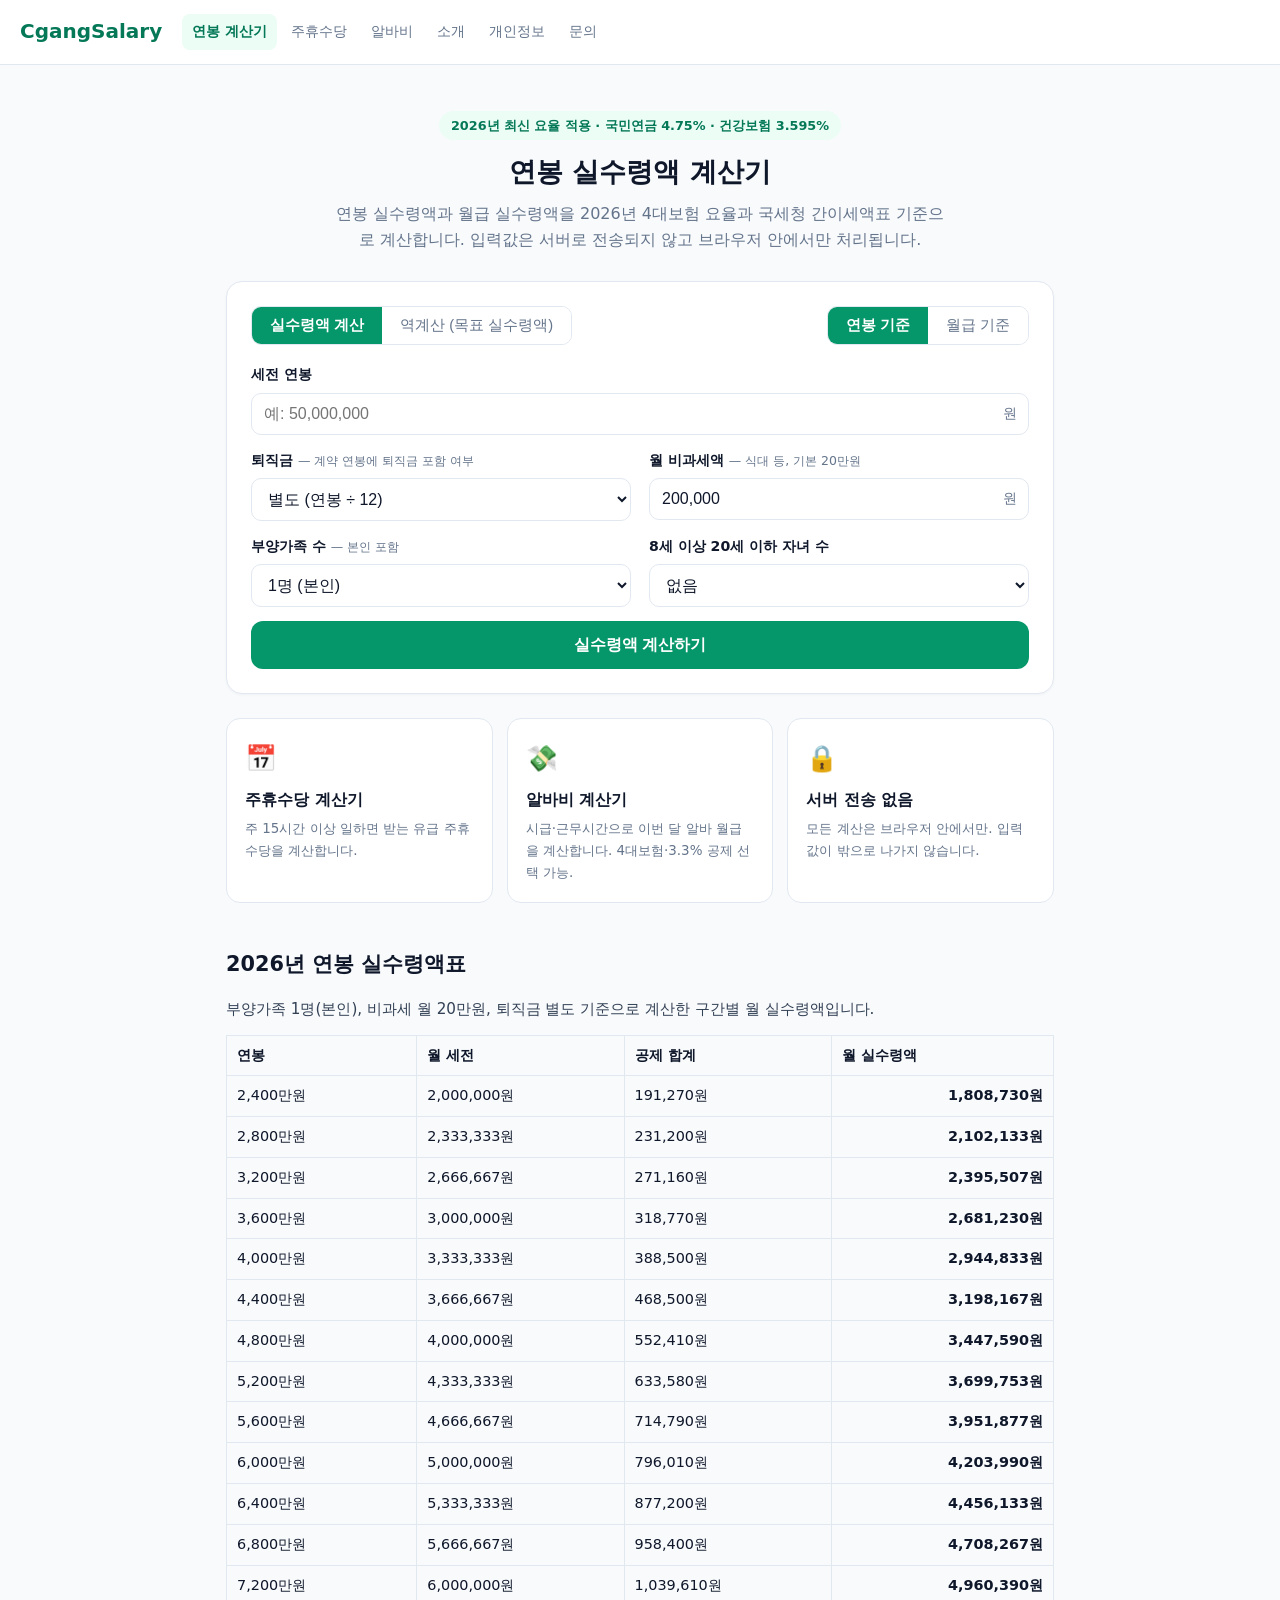
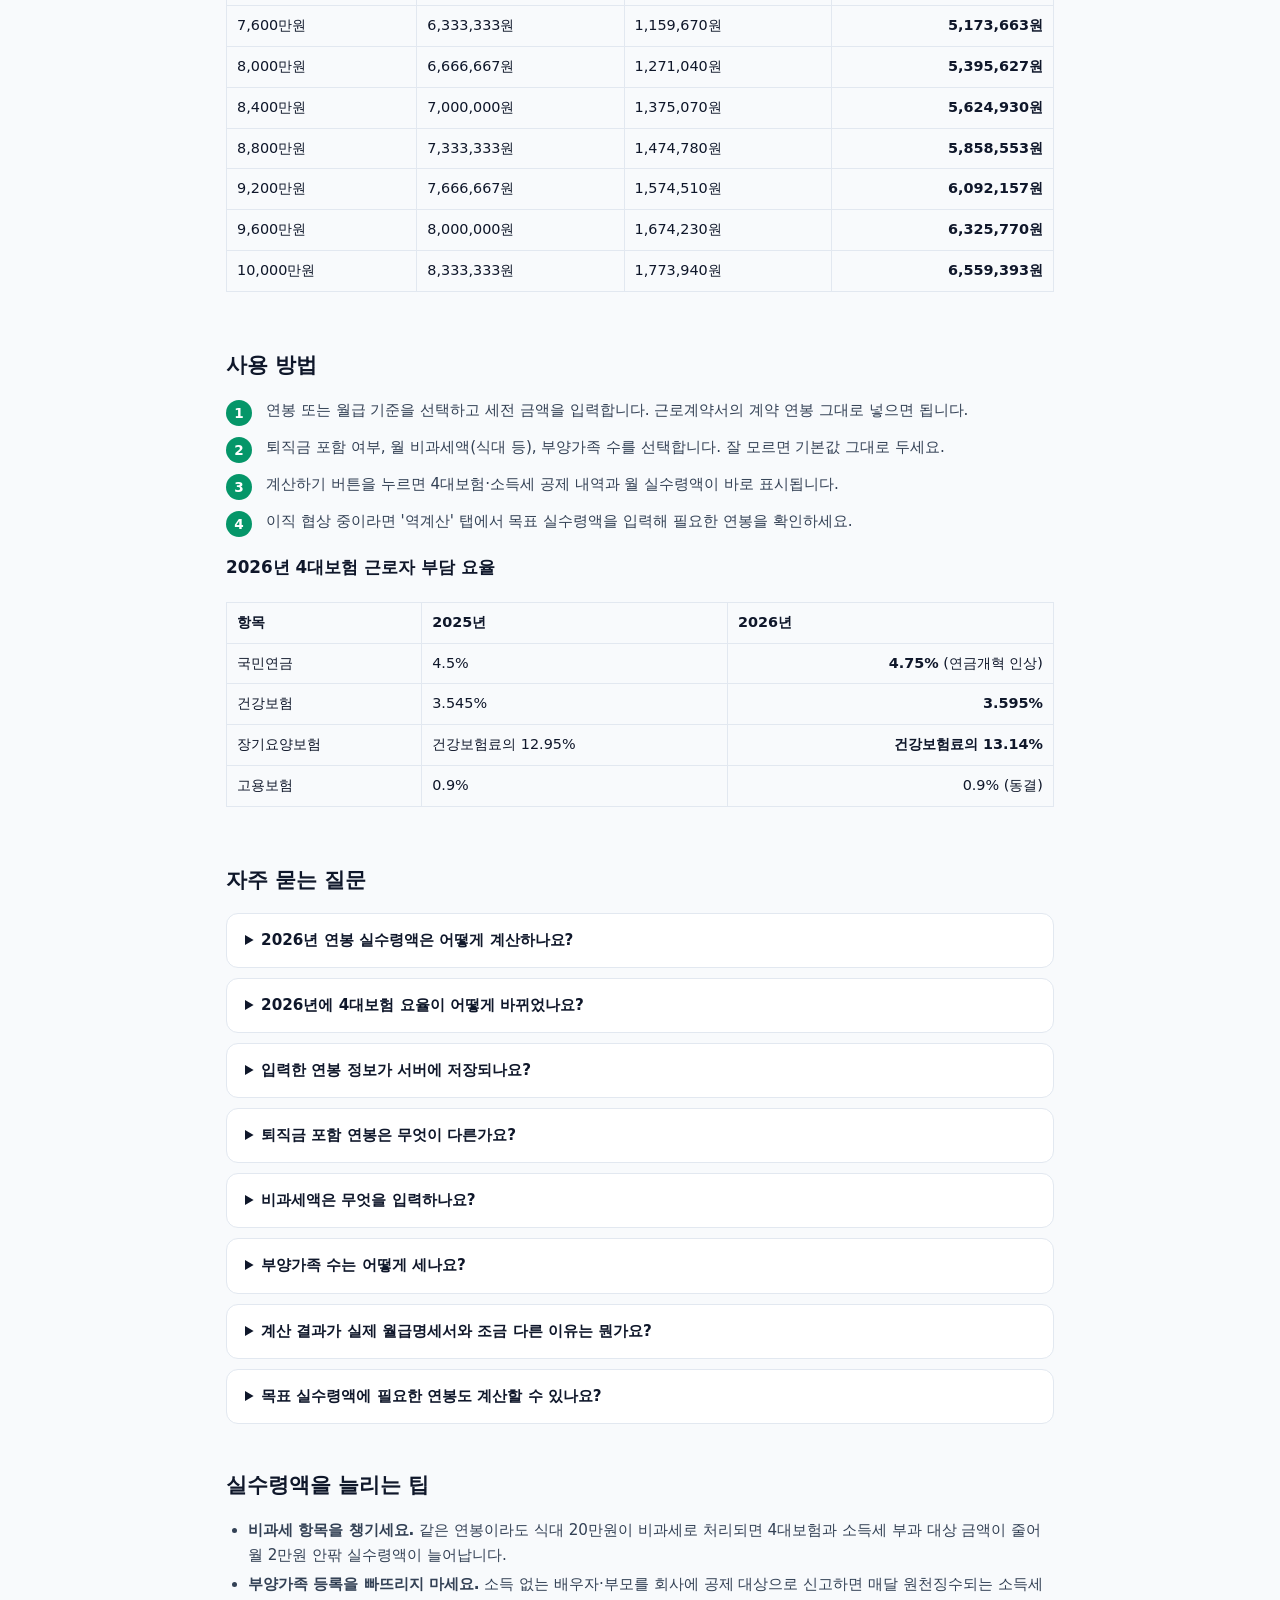
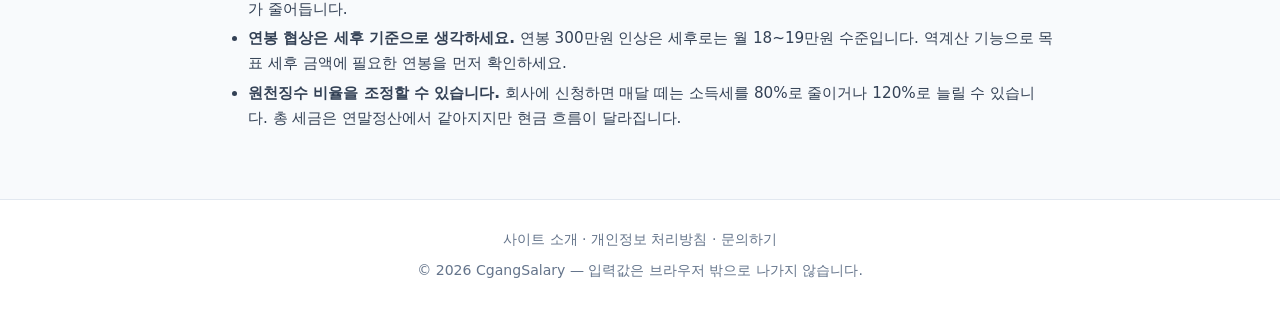
<file: index.html>
<!doctype html>
<html lang="ko">
<head>
<meta charset="utf-8">
<meta name="viewport" content="width=device-width, initial-scale=1">
<title>연봉 실수령액 계산기 — 2026년 세후 월급 계산 | CgangSalary</title>
<meta name="description" content="2026년 최신 요율(국민연금 4.75%, 건강보험 3.595%) 기준 연봉 실수령액 계산기. 4대보험·소득세 공제 후 월급 실수령액과 목표 실수령액에 필요한 연봉까지 무료로 계산하세요.">
<meta name="keywords" content="연봉 실수령액 계산기, 연봉 계산기, 월급 실수령액, 실수령액 계산기, 2026 연봉 실수령액, 세후 월급 계산, 4대보험 계산기, 연봉 실수령액표">
<link rel="canonical" href="https://cgangsalary.pages.dev/">
<meta property="og:type" content="website">
<meta property="og:title" content="연봉 실수령액 계산기 — 2026년 세후 월급 계산">
<meta property="og:description" content="2026년 최신 요율 기준. 4대보험·소득세를 공제한 월 실수령액과 목표 실수령액에 필요한 연봉을 즉시 계산합니다.">
<meta property="og:url" content="https://cgangsalary.pages.dev/">
<meta property="og:locale" content="ko_KR">
<meta property="og:image" content="https://cgangsalary.pages.dev/og-image.png">
<meta property="og:image:width" content="1200">
<meta property="og:image:height" content="630">
<meta name="twitter:card" content="summary_large_image">
<meta name="twitter:title" content="연봉 실수령액 계산기 — 2026년 세후 월급 계산">
<meta name="twitter:description" content="2026년 최신 요율 기준 연봉·월급 실수령액 무료 계산기.">
<meta name="twitter:image" content="https://cgangsalary.pages.dev/og-image.png">
<link rel="icon" type="image/svg+xml" href="favicon.svg">
<link rel="apple-touch-icon" href="apple-touch-icon.png">
<link rel="stylesheet" href="css/style.css">
<script async src="https://pagead2.googlesyndication.com/pagead/js/adsbygoogle.js?client=ca-pub-6670152160257884" crossorigin="anonymous"></script>
<script type="application/ld+json">
{
  "@context": "https://schema.org",
  "@graph": [
    {
      "@type": "WebApplication",
      "name": "CgangSalary 연봉 실수령액 계산기",
      "url": "https://cgangsalary.pages.dev/",
      "description": "2026년 최신 4대보험 요율과 국세청 간이세액표 산식을 적용한 연봉 실수령액 계산기. 세후 월급, 공제 내역, 목표 실수령액에 필요한 연봉을 계산합니다.",
      "keywords": "연봉 실수령액 계산기, 월급 실수령액, 세후 월급, 4대보험 계산",
      "applicationCategory": "FinanceApplication",
      "operatingSystem": "Any",
      "browserRequirements": "Chrome, Edge, Safari, Firefox 최신 버전",
      "inLanguage": "ko",
      "isAccessibleForFree": true,
      "offers": { "@type": "Offer", "price": "0", "priceCurrency": "KRW" },
      "featureList": [
        "2026년 최신 4대보험 요율 적용 (국민연금 4.75%, 건강보험 3.595%, 장기요양 13.14%, 고용보험 0.9%)",
        "국민연금 기준소득월액 상한(659만원) 반영",
        "연봉·월급 기준 전환, 퇴직금 포함 여부 선택",
        "부양가족 수·자녀 수에 따른 소득세 계산",
        "비과세액(식대 등) 반영",
        "목표 실수령액 → 필요 연봉 역계산",
        "연봉 구간별 실수령액표",
        "입력값이 서버로 전송되지 않는 브라우저 내 계산"
      ]
    },
    {
      "@type": "FAQPage",
      "mainEntity": [
        {
          "@type": "Question",
          "name": "2026년 연봉 실수령액은 어떻게 계산하나요?",
          "acceptedAnswer": { "@type": "Answer", "text": "세전 월급에서 4대보험 근로자 부담분(국민연금 4.75%, 건강보험 3.595%, 장기요양보험은 건강보험료의 13.14%, 고용보험 0.9%)과 근로소득세, 지방소득세(소득세의 10%)를 뺀 금액이 월 실수령액입니다. 소득세는 국세청 근로소득 간이세액표 기준으로, 부양가족 수에 따라 달라집니다." }
        },
        {
          "@type": "Question",
          "name": "2026년에 4대보험 요율이 어떻게 바뀌었나요?",
          "acceptedAnswer": { "@type": "Answer", "text": "국민연금이 연금개혁에 따라 총 9.0%에서 9.5%로 인상되어 근로자 부담이 4.5%에서 4.75%가 되었고, 건강보험은 총 7.09%에서 7.19%(근로자 3.595%)로, 장기요양보험은 건강보험료의 12.95%에서 13.14%로 인상되었습니다. 고용보험은 0.9%로 동일합니다. 같은 연봉이라도 2025년보다 실수령액이 조금 줄어듭니다." }
        },
        {
          "@type": "Question",
          "name": "입력한 연봉 정보가 서버에 저장되나요?",
          "acceptedAnswer": { "@type": "Answer", "text": "아니요. CgangSalary에는 입력값을 받는 서버 자체가 없습니다. 모든 계산이 브라우저 안에서만 실행되며, 연봉·가족 정보 등 어떤 입력값도 외부로 전송되지 않습니다." }
        },
        {
          "@type": "Question",
          "name": "퇴직금 포함 연봉은 무엇이 다른가요?",
          "acceptedAnswer": { "@type": "Answer", "text": "일부 회사는 퇴직금을 포함해 연봉을 표기합니다. 이 경우 실제 월급은 연봉을 12가 아닌 13으로 나눈 금액입니다. 계산기에서 '퇴직금 포함'을 선택하면 자동으로 13분할로 계산합니다. 근로계약서에서 포함 여부를 꼭 확인하세요." }
        },
        {
          "@type": "Question",
          "name": "비과세액은 무엇을 입력하나요?",
          "acceptedAnswer": { "@type": "Answer", "text": "식대(월 20만원 한도), 자가운전보조금(월 20만원 한도), 육아수당 등 세금과 4대보험이 부과되지 않는 급여 항목의 월 합계를 입력합니다. 대부분의 직장인은 식대 20만원이 기본이라 계산기에도 20만원이 기본값으로 들어가 있습니다. 비과세액이 클수록 실수령액이 늘어납니다." }
        },
        {
          "@type": "Question",
          "name": "부양가족 수는 어떻게 세나요?",
          "acceptedAnswer": { "@type": "Answer", "text": "본인을 포함해서 셉니다. 연간 소득금액 100만원 이하인 배우자와 만 60세 이상 부모, 만 20세 이하 자녀 등이 공제 대상입니다. 혼자라면 1, 외벌이에 배우자와 자녀 1명이 있다면 3을 입력합니다. 8세 이상 20세 이하 자녀는 자녀 수 칸에도 함께 입력하면 자녀세액공제가 반영됩니다." }
        },
        {
          "@type": "Question",
          "name": "계산 결과가 실제 월급명세서와 조금 다른 이유는 뭔가요?",
          "acceptedAnswer": { "@type": "Answer", "text": "회사마다 비과세 항목 구성, 국민연금 기준소득월액 결정 시점, 간이세액표 원천징수 비율(80%·100%·120%) 선택이 달라 1만원 안팎의 차이가 날 수 있습니다. 소득세는 매달 원천징수한 뒤 다음 해 연말정산으로 정산되므로, 이 계산기의 결과는 표준 조건(원천징수 100%) 기준의 근사치입니다." }
        },
        {
          "@type": "Question",
          "name": "목표 실수령액에 필요한 연봉도 계산할 수 있나요?",
          "acceptedAnswer": { "@type": "Answer", "text": "네. '역계산' 탭에서 원하는 월 실수령액을 입력하면 그 금액을 받기 위해 필요한 세전 연봉을 계산해 줍니다. 이직 연봉 협상 때 '세후 400만원을 받으려면 연봉을 얼마로 불러야 하는지' 확인하는 용도로 유용합니다." }
        }
      ]
    }
  ]
}
</script>
</head>
<body>

<header>
  <h1><a href="index.html" title="홈으로">CgangSalary</a></h1>
  <nav>
    <a href="index.html" class="active">연봉 계산기</a>
    <a href="juhyu.html">주휴수당</a>
    <a href="alba.html">알바비</a>
    <a href="about.html">소개</a>
    <a href="privacy.html">개인정보</a>
    <a href="contact.html">문의</a>
  </nav>
</header>

<main>

<div class="hero">
  <span class="badge">2026년 최신 요율 적용 · 국민연금 4.75% · 건강보험 3.595%</span>
  <h2>연봉 실수령액 계산기</h2>
  <p>연봉 실수령액과 월급 실수령액을 2026년 4대보험 요율과 국세청 간이세액표 기준으로 계산합니다. 입력값은 서버로 전송되지 않고 브라우저 안에서만 처리됩니다.</p>
</div>

<div class="card">
  <div style="display:flex;justify-content:space-between;align-items:center;flex-wrap:wrap;gap:10px;margin-bottom:18px">
    <div class="seg" id="calcMode">
      <button type="button" data-mode="forward" class="on">실수령액 계산</button>
      <button type="button" data-mode="reverse">역계산 (목표 실수령액)</button>
    </div>
    <div class="seg" id="payMode">
      <button type="button" data-pay="annual" class="on">연봉 기준</button>
      <button type="button" data-pay="monthly">월급 기준</button>
    </div>
  </div>

  <form id="salaryForm" class="grid" autocomplete="off">
    <div class="field full" id="amountField">
      <label for="amount" id="amountLabel">세전 연봉</label>
      <div class="unit-wrap">
        <input type="text" inputmode="numeric" id="amount" placeholder="예: 50,000,000">
        <span class="unit">원</span>
      </div>
    </div>
    <div class="field full" id="targetField" style="display:none">
      <label for="target">목표 월 실수령액 <span class="hint">— 세후로 매달 받고 싶은 금액</span></label>
      <div class="unit-wrap">
        <input type="text" inputmode="numeric" id="target" placeholder="예: 4,000,000">
        <span class="unit">원</span>
      </div>
    </div>
    <div class="field" id="severanceField">
      <label>퇴직금 <span class="hint">— 계약 연봉에 퇴직금 포함 여부</span></label>
      <select id="severance">
        <option value="separate" selected>별도 (연봉 ÷ 12)</option>
        <option value="included">포함 (연봉 ÷ 13)</option>
      </select>
    </div>
    <div class="field">
      <label for="nonTax">월 비과세액 <span class="hint">— 식대 등, 기본 20만원</span></label>
      <div class="unit-wrap">
        <input type="text" inputmode="numeric" id="nonTax" value="200,000">
        <span class="unit">원</span>
      </div>
    </div>
    <div class="field">
      <label for="family">부양가족 수 <span class="hint">— 본인 포함</span></label>
      <select id="family">
        <option value="1" selected>1명 (본인)</option>
        <option value="2">2명</option>
        <option value="3">3명</option>
        <option value="4">4명</option>
        <option value="5">5명</option>
        <option value="6">6명</option>
        <option value="7">7명</option>
      </select>
    </div>
    <div class="field">
      <label for="children">8세 이상 20세 이하 자녀 수</label>
      <select id="children">
        <option value="0" selected>없음</option>
        <option value="1">1명</option>
        <option value="2">2명</option>
        <option value="3">3명</option>
        <option value="4">4명</option>
        <option value="5">5명</option>
        <option value="6">6명</option>
      </select>
    </div>
    <div class="field full">
      <button type="submit" class="btn primary" id="calcBtn">실수령액 계산하기</button>
    </div>
  </form>

  <div class="result" id="result">
    <div class="big">
      <div class="label" id="resultLabel">월 예상 실수령액</div>
      <div class="value" id="resultValue">0원</div>
      <div class="sub" id="resultSub"></div>
    </div>
    <table class="breakdown" id="breakdown">
      <tbody>
        <tr><td>국민연금 <span class="rate">4.75% (상한 659만원)</span></td><td id="dPension">0원</td></tr>
        <tr><td>건강보험 <span class="rate">3.595%</span></td><td id="dHealth">0원</td></tr>
        <tr><td>장기요양보험 <span class="rate">건강보험료의 13.14%</span></td><td id="dCare">0원</td></tr>
        <tr><td>고용보험 <span class="rate">0.9%</span></td><td id="dEmployment">0원</td></tr>
        <tr><td>근로소득세 <span class="rate">간이세액표 기준</span></td><td id="dIncomeTax">0원</td></tr>
        <tr><td>지방소득세 <span class="rate">소득세의 10%</span></td><td id="dLocalTax">0원</td></tr>
        <tr class="total"><td>공제액 합계</td><td id="dTotal">0원</td></tr>
        <tr class="net"><td>월 실수령액</td><td id="dNet">0원</td></tr>
      </tbody>
    </table>
    <div class="btn-row">
      <button type="button" class="btn ghost" id="copyBtn">결과 복사</button>
      <button type="button" class="btn ghost" id="resetBtn">초기화</button>
      <span class="hint" id="copyDone" style="display:none;color:var(--accent-dark);font-weight:700">복사됨 ✓</span>
    </div>
    <p class="note">※ 국세청 근로소득 간이세액표 산식(원천징수 100% 기준)을 따른 근사치입니다. 회사의 비과세 구성과 연말정산에 따라 실제 금액과 차이가 날 수 있습니다.</p>
  </div>
</div>

<div class="tools">
  <a class="tool-card" href="juhyu.html">
    <span class="emoji">📅</span>
    <h4>주휴수당 계산기</h4>
    <p>주 15시간 이상 일하면 받는 유급 주휴수당을 계산합니다.</p>
  </a>
  <a class="tool-card" href="alba.html">
    <span class="emoji">💸</span>
    <h4>알바비 계산기</h4>
    <p>시급·근무시간으로 이번 달 알바 월급을 계산합니다. 4대보험·3.3% 공제 선택 가능.</p>
  </a>
  <a class="tool-card" href="about.html">
    <span class="emoji">🔒</span>
    <h4>서버 전송 없음</h4>
    <p>모든 계산은 브라우저 안에서만. 입력값이 밖으로 나가지 않습니다.</p>
  </a>
</div>

<section class="content" id="table-section">
  <h3>2026년 연봉 실수령액표</h3>
  <p>부양가족 1명(본인), 비과세 월 20만원, 퇴직금 별도 기준으로 계산한 구간별 월 실수령액입니다.</p>
  <div class="table-scroll">
    <table class="ref" id="salaryTable">
      <thead><tr><th>연봉</th><th>월 세전</th><th>공제 합계</th><th>월 실수령액</th></tr></thead>
      <tbody></tbody>
    </table>
  </div>
</section>

<section class="content" id="guide">
  <h3>사용 방법</h3>
  <ol class="steps">
    <li>연봉 또는 월급 기준을 선택하고 세전 금액을 입력합니다. 근로계약서의 계약 연봉 그대로 넣으면 됩니다.</li>
    <li>퇴직금 포함 여부, 월 비과세액(식대 등), 부양가족 수를 선택합니다. 잘 모르면 기본값 그대로 두세요.</li>
    <li>계산하기 버튼을 누르면 4대보험·소득세 공제 내역과 월 실수령액이 바로 표시됩니다.</li>
    <li>이직 협상 중이라면 '역계산' 탭에서 목표 실수령액을 입력해 필요한 연봉을 확인하세요.</li>
  </ol>

  <h4>2026년 4대보험 근로자 부담 요율</h4>
  <div class="table-scroll">
    <table class="ref">
      <thead><tr><th>항목</th><th>2025년</th><th>2026년</th></tr></thead>
      <tbody>
        <tr><td>국민연금</td><td>4.5%</td><td><b>4.75%</b> (연금개혁 인상)</td></tr>
        <tr><td>건강보험</td><td>3.545%</td><td><b>3.595%</b></td></tr>
        <tr><td>장기요양보험</td><td>건강보험료의 12.95%</td><td><b>건강보험료의 13.14%</b></td></tr>
        <tr><td>고용보험</td><td>0.9%</td><td>0.9% (동결)</td></tr>
      </tbody>
    </table>
  </div>
</section>

<section class="content" id="faq">
  <h3>자주 묻는 질문</h3>
  <details>
    <summary>2026년 연봉 실수령액은 어떻게 계산하나요?</summary>
    <p>세전 월급에서 4대보험 근로자 부담분(국민연금 4.75%, 건강보험 3.595%, 장기요양보험은 건강보험료의 13.14%, 고용보험 0.9%)과 근로소득세, 지방소득세(소득세의 10%)를 뺀 금액이 월 실수령액입니다. 소득세는 국세청 근로소득 간이세액표 기준으로, 부양가족 수에 따라 달라집니다.</p>
  </details>
  <details>
    <summary>2026년에 4대보험 요율이 어떻게 바뀌었나요?</summary>
    <p>국민연금이 연금개혁에 따라 총 9.0%에서 9.5%로 인상되어 근로자 부담이 4.5%에서 4.75%가 되었고, 건강보험은 총 7.09%에서 7.19%(근로자 3.595%)로, 장기요양보험은 건강보험료의 12.95%에서 13.14%로 인상되었습니다. 고용보험은 0.9%로 동일합니다. 같은 연봉이라도 2025년보다 실수령액이 조금 줄어듭니다.</p>
  </details>
  <details>
    <summary>입력한 연봉 정보가 서버에 저장되나요?</summary>
    <p>아니요. CgangSalary에는 입력값을 받는 서버 자체가 없습니다. 모든 계산이 브라우저 안에서만 실행되며, 연봉·가족 정보 등 어떤 입력값도 외부로 전송되지 않습니다.</p>
  </details>
  <details>
    <summary>퇴직금 포함 연봉은 무엇이 다른가요?</summary>
    <p>일부 회사는 퇴직금을 포함해 연봉을 표기합니다. 이 경우 실제 월급은 연봉을 12가 아닌 13으로 나눈 금액입니다. 계산기에서 '퇴직금 포함'을 선택하면 자동으로 13분할로 계산합니다. 근로계약서에서 포함 여부를 꼭 확인하세요.</p>
  </details>
  <details>
    <summary>비과세액은 무엇을 입력하나요?</summary>
    <p>식대(월 20만원 한도), 자가운전보조금(월 20만원 한도), 육아수당 등 세금과 4대보험이 부과되지 않는 급여 항목의 월 합계를 입력합니다. 대부분의 직장인은 식대 20만원이 기본이라 계산기에도 20만원이 기본값으로 들어가 있습니다. 비과세액이 클수록 실수령액이 늘어납니다.</p>
  </details>
  <details>
    <summary>부양가족 수는 어떻게 세나요?</summary>
    <p>본인을 포함해서 셉니다. 연간 소득금액 100만원 이하인 배우자와 만 60세 이상 부모, 만 20세 이하 자녀 등이 공제 대상입니다. 혼자라면 1, 외벌이에 배우자와 자녀 1명이 있다면 3을 입력합니다. 8세 이상 20세 이하 자녀는 자녀 수 칸에도 함께 입력하면 자녀세액공제가 반영됩니다.</p>
  </details>
  <details>
    <summary>계산 결과가 실제 월급명세서와 조금 다른 이유는 뭔가요?</summary>
    <p>회사마다 비과세 항목 구성, 국민연금 기준소득월액 결정 시점, 간이세액표 원천징수 비율(80%·100%·120%) 선택이 달라 1만원 안팎의 차이가 날 수 있습니다. 소득세는 매달 원천징수한 뒤 다음 해 연말정산으로 정산되므로, 이 계산기의 결과는 표준 조건(원천징수 100%) 기준의 근사치입니다.</p>
  </details>
  <details>
    <summary>목표 실수령액에 필요한 연봉도 계산할 수 있나요?</summary>
    <p>네. '역계산' 탭에서 원하는 월 실수령액을 입력하면 그 금액을 받기 위해 필요한 세전 연봉을 계산해 줍니다. 이직 연봉 협상 때 '세후 400만원을 받으려면 연봉을 얼마로 불러야 하는지' 확인하는 용도로 유용합니다.</p>
  </details>
</section>

<section class="content" id="tips">
  <h3>실수령액을 늘리는 팁</h3>
  <ul>
    <li><b>비과세 항목을 챙기세요.</b> 같은 연봉이라도 식대 20만원이 비과세로 처리되면 4대보험과 소득세 부과 대상 금액이 줄어 월 2만원 안팎 실수령액이 늘어납니다.</li>
    <li><b>부양가족 등록을 빠뜨리지 마세요.</b> 소득 없는 배우자·부모를 회사에 공제 대상으로 신고하면 매달 원천징수되는 소득세가 줄어듭니다.</li>
    <li><b>연봉 협상은 세후 기준으로 생각하세요.</b> 연봉 300만원 인상은 세후로는 월 18~19만원 수준입니다. 역계산 기능으로 목표 세후 금액에 필요한 연봉을 먼저 확인하세요.</li>
    <li><b>원천징수 비율을 조정할 수 있습니다.</b> 회사에 신청하면 매달 떼는 소득세를 80%로 줄이거나 120%로 늘릴 수 있습니다. 총 세금은 연말정산에서 같아지지만 현금 흐름이 달라집니다.</li>
  </ul>
</section>

</main>

<footer>
  <a href="about.html">사이트 소개</a> ·
  <a href="privacy.html">개인정보 처리방침</a> ·
  <a href="contact.html">문의하기</a>
  <p style="margin-top:8px">© 2026 CgangSalary — 입력값은 브라우저 밖으로 나가지 않습니다.</p>
</footer>

<script src="js/calc.js"></script>
<script src="js/salary-page.js"></script>
</body>
</html>
</file>
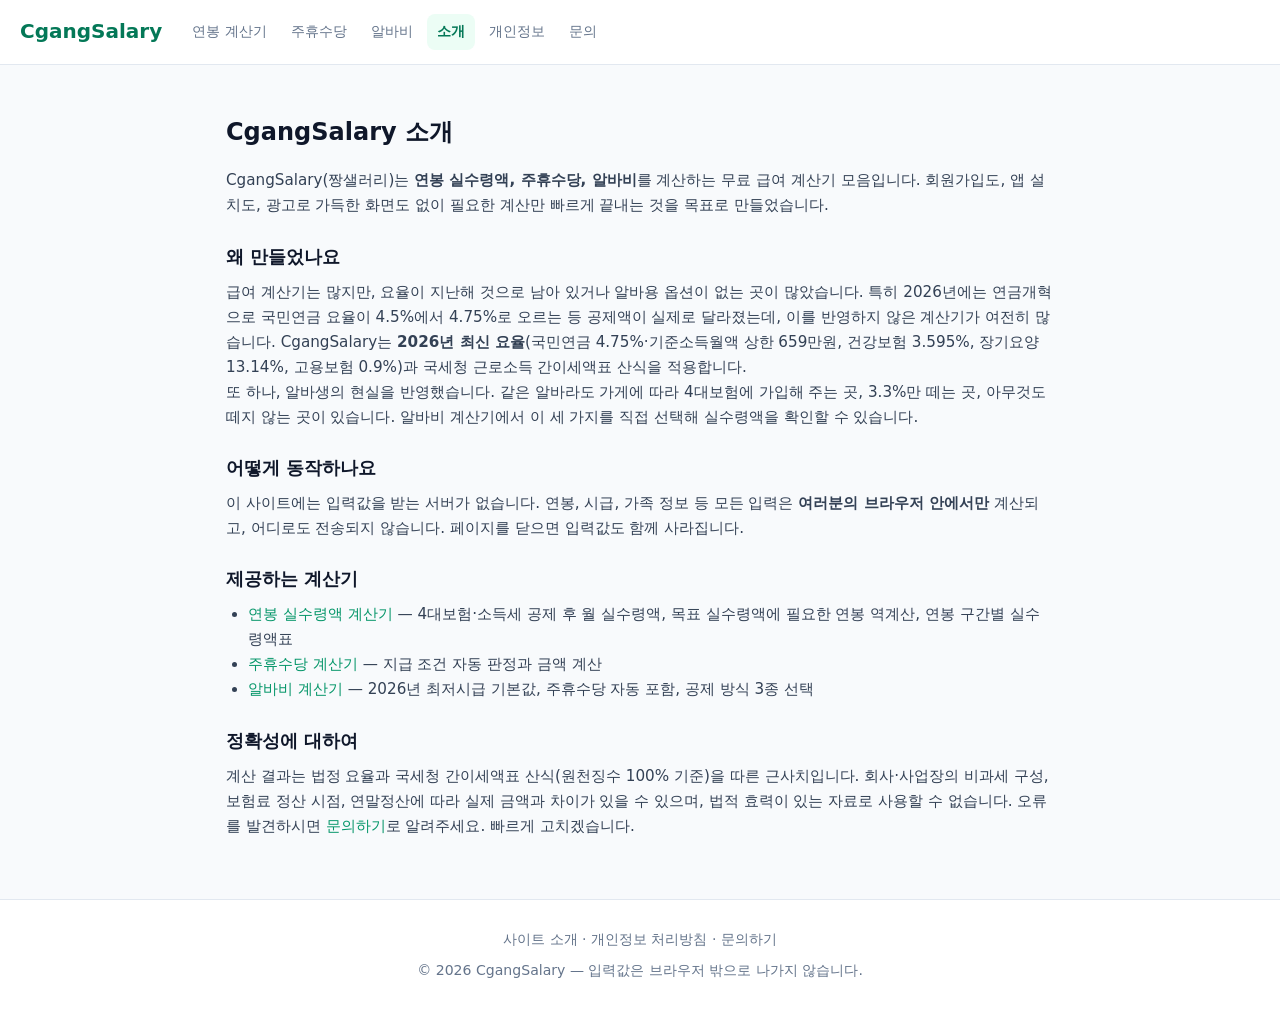
<file: about.html>
<!doctype html>
<html lang="ko">
<head>
<meta charset="utf-8">
<meta name="viewport" content="width=device-width, initial-scale=1">
<title>사이트 소개 — CgangSalary</title>
<meta name="description" content="CgangSalary는 연봉 실수령액, 주휴수당, 알바비를 2026년 최신 요율로 계산하는 무료 급여 계산기 모음입니다. 입력값이 서버로 전송되지 않습니다.">
<link rel="canonical" href="https://cgangsalary.pages.dev/about">
<meta property="og:type" content="website">
<meta property="og:title" content="사이트 소개 — CgangSalary">
<meta property="og:description" content="입력값이 서버로 전송되지 않는 무료 급여 계산기 모음, CgangSalary를 소개합니다.">
<meta property="og:url" content="https://cgangsalary.pages.dev/about">
<meta property="og:locale" content="ko_KR">
<meta property="og:image" content="https://cgangsalary.pages.dev/og-image.png">
<link rel="icon" type="image/svg+xml" href="favicon.svg">
<link rel="apple-touch-icon" href="apple-touch-icon.png">
<link rel="stylesheet" href="css/style.css">
<script async src="https://pagead2.googlesyndication.com/pagead/js/adsbygoogle.js?client=ca-pub-6670152160257884" crossorigin="anonymous"></script>
</head>
<body>

<header>
  <h1><a href="index.html" title="홈으로">CgangSalary</a></h1>
  <nav>
    <a href="index.html">연봉 계산기</a>
    <a href="juhyu.html">주휴수당</a>
    <a href="alba.html">알바비</a>
    <a href="about.html" class="active">소개</a>
    <a href="privacy.html">개인정보</a>
    <a href="contact.html">문의</a>
  </nav>
</header>

<main class="policy">
  <h2>CgangSalary 소개</h2>
  <p>CgangSalary(짱샐러리)는 <b>연봉 실수령액, 주휴수당, 알바비</b>를 계산하는 무료 급여 계산기 모음입니다. 회원가입도, 앱 설치도, 광고로 가득한 화면도 없이 필요한 계산만 빠르게 끝내는 것을 목표로 만들었습니다.</p>

  <h3>왜 만들었나요</h3>
  <p>급여 계산기는 많지만, 요율이 지난해 것으로 남아 있거나 알바용 옵션이 없는 곳이 많았습니다. 특히 2026년에는 연금개혁으로 국민연금 요율이 4.5%에서 4.75%로 오르는 등 공제액이 실제로 달라졌는데, 이를 반영하지 않은 계산기가 여전히 많습니다. CgangSalary는 <b>2026년 최신 요율</b>(국민연금 4.75%·기준소득월액 상한 659만원, 건강보험 3.595%, 장기요양 13.14%, 고용보험 0.9%)과 국세청 근로소득 간이세액표 산식을 적용합니다.</p>
  <p>또 하나, 알바생의 현실을 반영했습니다. 같은 알바라도 가게에 따라 4대보험에 가입해 주는 곳, 3.3%만 떼는 곳, 아무것도 떼지 않는 곳이 있습니다. 알바비 계산기에서 이 세 가지를 직접 선택해 실수령액을 확인할 수 있습니다.</p>

  <h3>어떻게 동작하나요</h3>
  <p>이 사이트에는 입력값을 받는 서버가 없습니다. 연봉, 시급, 가족 정보 등 모든 입력은 <b>여러분의 브라우저 안에서만</b> 계산되고, 어디로도 전송되지 않습니다. 페이지를 닫으면 입력값도 함께 사라집니다.</p>

  <h3>제공하는 계산기</h3>
  <ul>
    <li><a href="index.html">연봉 실수령액 계산기</a> — 4대보험·소득세 공제 후 월 실수령액, 목표 실수령액에 필요한 연봉 역계산, 연봉 구간별 실수령액표</li>
    <li><a href="juhyu.html">주휴수당 계산기</a> — 지급 조건 자동 판정과 금액 계산</li>
    <li><a href="alba.html">알바비 계산기</a> — 2026년 최저시급 기본값, 주휴수당 자동 포함, 공제 방식 3종 선택</li>
  </ul>

  <h3>정확성에 대하여</h3>
  <p>계산 결과는 법정 요율과 국세청 간이세액표 산식(원천징수 100% 기준)을 따른 근사치입니다. 회사·사업장의 비과세 구성, 보험료 정산 시점, 연말정산에 따라 실제 금액과 차이가 있을 수 있으며, 법적 효력이 있는 자료로 사용할 수 없습니다. 오류를 발견하시면 <a href="contact.html">문의하기</a>로 알려주세요. 빠르게 고치겠습니다.</p>
</main>

<footer>
  <a href="about.html">사이트 소개</a> ·
  <a href="privacy.html">개인정보 처리방침</a> ·
  <a href="contact.html">문의하기</a>
  <p style="margin-top:8px">© 2026 CgangSalary — 입력값은 브라우저 밖으로 나가지 않습니다.</p>
</footer>

</body>
</html>
</file>
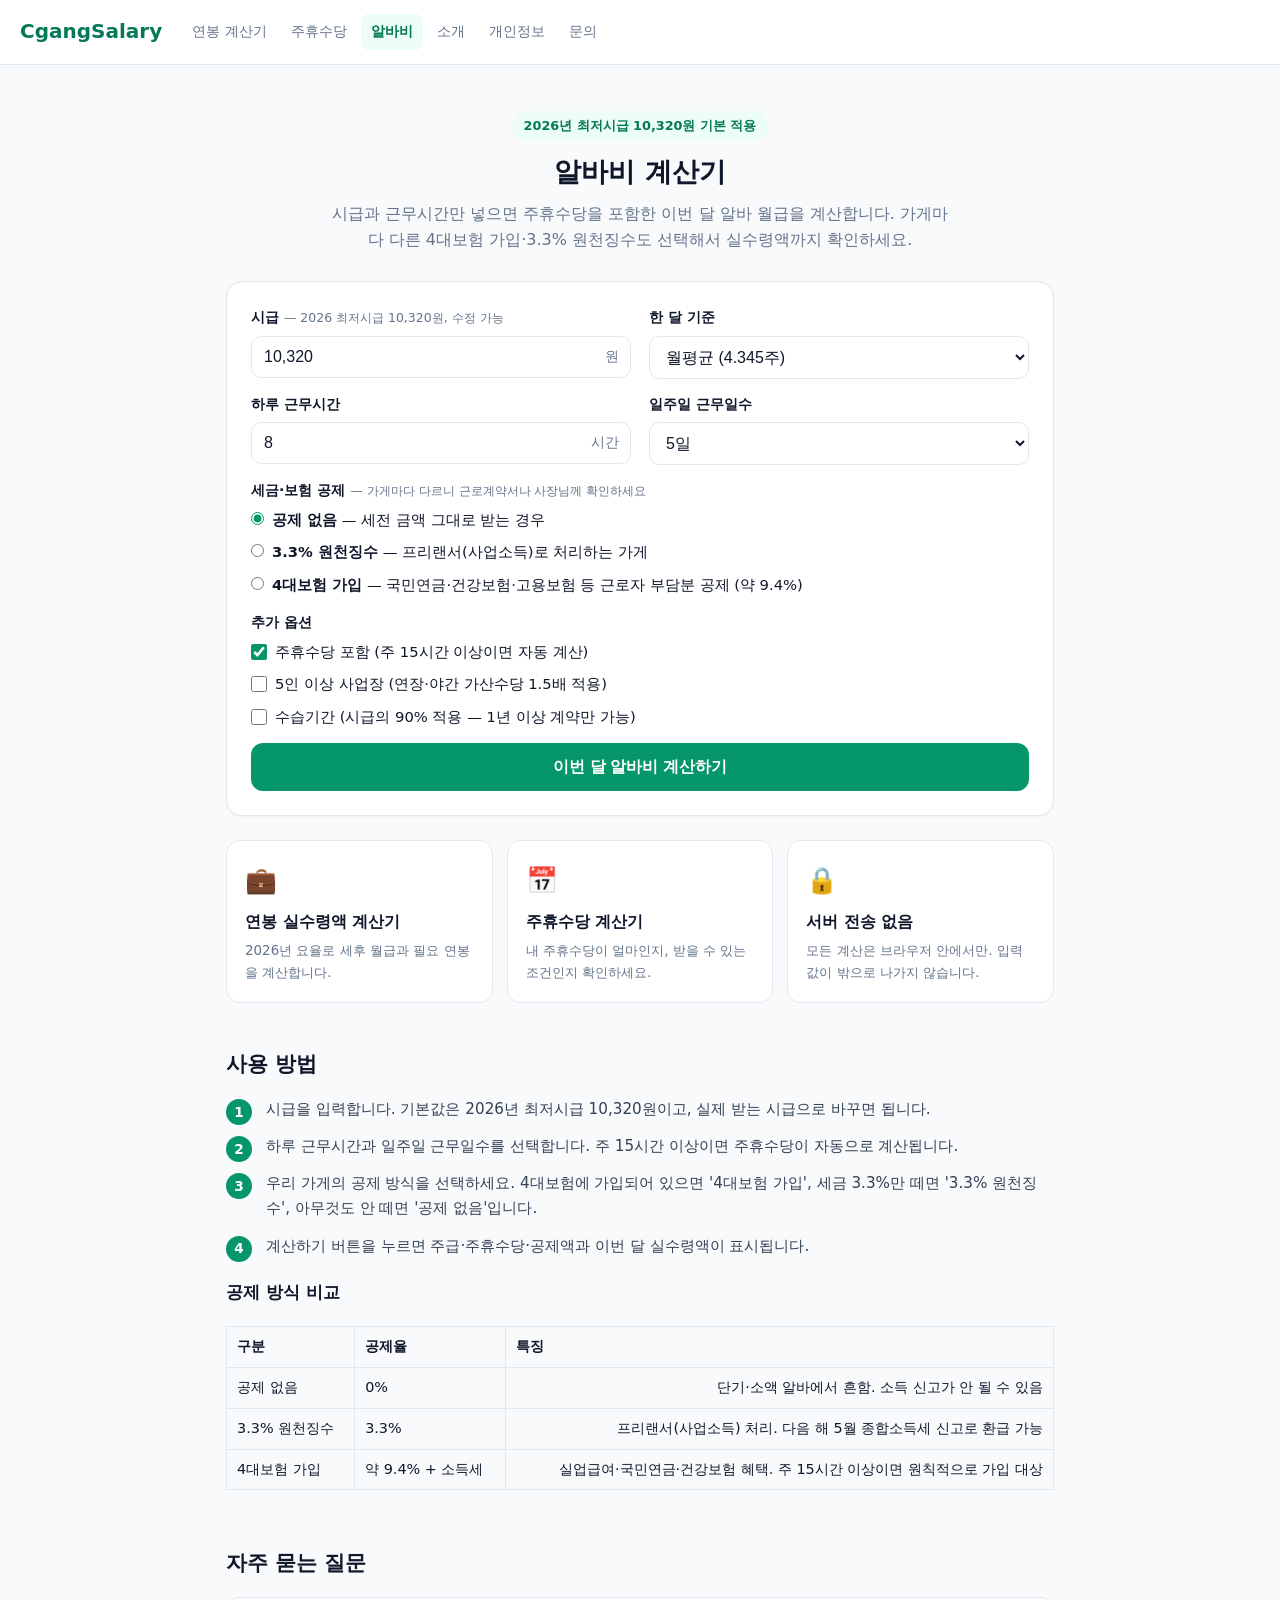
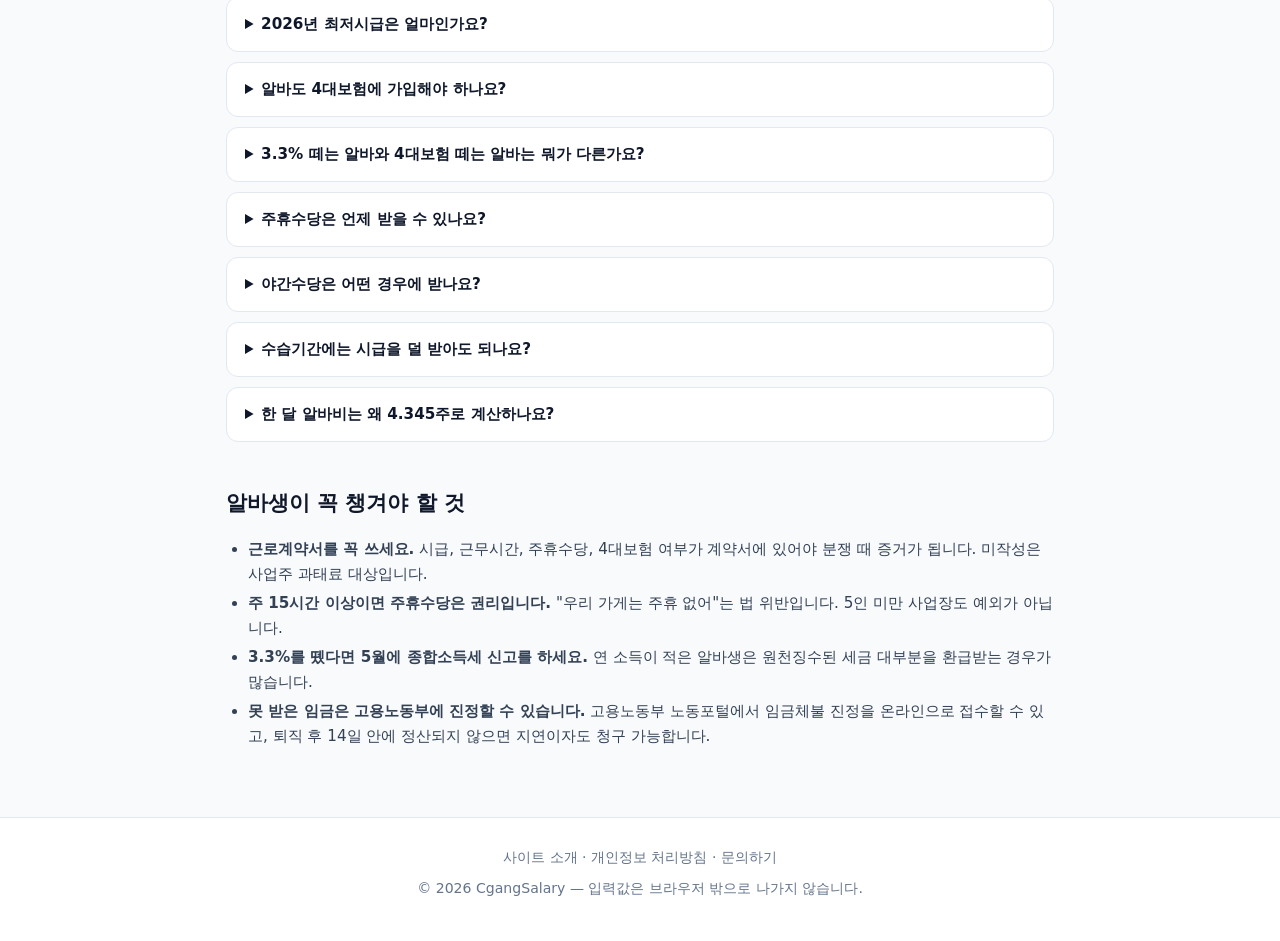
<file: alba.html>
<!doctype html>
<html lang="ko">
<head>
<meta charset="utf-8">
<meta name="viewport" content="width=device-width, initial-scale=1">
<title>알바비 계산기 — 시급·주휴수당·4대보험 포함 월급 계산 (2026 최저시급) | CgangSalary</title>
<meta name="description" content="시급과 근무시간으로 이번 달 알바 월급을 계산하는 알바비 계산기. 2026년 최저시급 10,320원 기본 적용, 주휴수당 자동 계산, 4대보험·3.3% 원천징수 공제 선택 가능.">
<meta name="keywords" content="알바비 계산기, 알바 월급 계산기, 시급 계산기, 알바 주휴수당, 알바 4대보험, 알바 3.3%, 2026 최저시급, 최저임금 계산기">
<link rel="canonical" href="https://cgangsalary.pages.dev/alba">
<meta property="og:type" content="website">
<meta property="og:title" content="알바비 계산기 — 시급·주휴수당·세금 포함 월급 계산">
<meta property="og:description" content="2026년 최저시급 10,320원 기본 적용. 주휴수당 자동 계산에 4대보험·3.3% 공제까지 선택할 수 있는 알바 월급 계산기.">
<meta property="og:url" content="https://cgangsalary.pages.dev/alba">
<meta property="og:locale" content="ko_KR">
<meta property="og:image" content="https://cgangsalary.pages.dev/og-image.png">
<meta property="og:image:width" content="1200">
<meta property="og:image:height" content="630">
<meta name="twitter:card" content="summary_large_image">
<meta name="twitter:title" content="알바비 계산기 — 시급·주휴수당·세금 포함 월급 계산">
<meta name="twitter:description" content="2026년 최저시급 기본 적용, 주휴수당 자동 계산 알바 월급 계산기.">
<meta name="twitter:image" content="https://cgangsalary.pages.dev/og-image.png">
<link rel="icon" type="image/svg+xml" href="favicon.svg">
<link rel="apple-touch-icon" href="apple-touch-icon.png">
<link rel="stylesheet" href="css/style.css">
<script async src="https://pagead2.googlesyndication.com/pagead/js/adsbygoogle.js?client=ca-pub-6670152160257884" crossorigin="anonymous"></script>
<script type="application/ld+json">
{
  "@context": "https://schema.org",
  "@graph": [
    {
      "@type": "WebApplication",
      "name": "CgangSalary 알바비 계산기",
      "url": "https://cgangsalary.pages.dev/alba",
      "description": "시급과 근무시간으로 알바 월급을 계산하는 무료 계산기. 2026년 최저시급 기본값, 주휴수당 자동 계산, 4대보험·3.3% 원천징수 공제 선택을 지원합니다.",
      "keywords": "알바비 계산기, 알바 월급 계산기, 시급 계산기, 주휴수당",
      "applicationCategory": "FinanceApplication",
      "operatingSystem": "Any",
      "browserRequirements": "Chrome, Edge, Safari, Firefox 최신 버전",
      "inLanguage": "ko",
      "isAccessibleForFree": true,
      "offers": { "@type": "Offer", "price": "0", "priceCurrency": "KRW" },
      "featureList": [
        "2026년 최저시급 10,320원 기본값 (직접 수정 가능)",
        "주휴수당 자동 계산 및 포함 여부 선택",
        "공제 방식 선택: 공제 없음 / 3.3% 원천징수 / 4대보험",
        "5인 이상 사업장 연장·야간 가산수당 계산",
        "수습기간(최저임금의 90%) 적용 옵션",
        "최저시급 미달 경고",
        "입력값이 서버로 전송되지 않는 브라우저 내 계산"
      ]
    },
    {
      "@type": "FAQPage",
      "mainEntity": [
        {
          "@type": "Question",
          "name": "2026년 최저시급은 얼마인가요?",
          "acceptedAnswer": { "@type": "Answer", "text": "2026년 최저임금은 시간급 10,320원입니다(2025년 10,030원에서 2.9% 인상). 주 40시간 근무 기준 월급으로 환산하면 주휴수당을 포함해 2,156,880원(209시간 기준)입니다. 이 계산기의 시급 칸에는 10,320원이 기본으로 들어가 있고, 실제 받는 시급으로 자유롭게 수정할 수 있습니다." }
        },
        {
          "@type": "Question",
          "name": "알바도 4대보험에 가입해야 하나요?",
          "acceptedAnswer": { "@type": "Answer", "text": "법적으로는 월 60시간(주 15시간) 이상 일하면 국민연금·건강보험 가입 대상이고, 고용보험과 산재보험은 근로시간과 무관하게 가입 대상입니다. 다만 실제로는 사업장마다 가입 여부가 다른 경우가 있어, 이 계산기에서는 내 가게 상황에 맞게 '4대보험 가입', '3.3% 원천징수', '공제 없음' 중에서 선택할 수 있게 했습니다." }
        },
        {
          "@type": "Question",
          "name": "3.3% 떼는 알바와 4대보험 떼는 알바는 뭐가 다른가요?",
          "acceptedAnswer": { "@type": "Answer", "text": "3.3%(소득세 3% + 지방소득세 0.3%)는 사업소득자, 즉 프리랜서 형태로 계약했을 때 원천징수되는 세금입니다. 4대보험 없이 세금만 떼며, 다음 해 5월 종합소득세 신고로 일부를 돌려받는 경우가 많습니다. 4대보험 공제는 근로자로 고용된 경우로, 약 9.4%가 공제되는 대신 실업급여·건강보험·국민연금 혜택이 생깁니다." }
        },
        {
          "@type": "Question",
          "name": "주휴수당은 언제 받을 수 있나요?",
          "acceptedAnswer": { "@type": "Answer", "text": "1주 소정근로시간이 15시간 이상이고 그 주에 결근 없이 개근했다면 주휴수당을 받을 수 있습니다. 금액은 (1주 소정근로시간 ÷ 40) × 8 × 시급입니다. 이 계산기는 입력한 근무시간이 주 15시간 이상이면 자동으로 주휴수당을 계산해 포함합니다. 5인 미만 사업장에도 똑같이 적용됩니다." }
        },
        {
          "@type": "Question",
          "name": "야간수당은 어떤 경우에 받나요?",
          "acceptedAnswer": { "@type": "Answer", "text": "밤 10시부터 다음 날 오전 6시 사이에 일하면 통상시급의 50%가 가산됩니다. 다만 야간·연장·휴일 가산수당은 상시근로자 5인 이상 사업장에만 의무 적용됩니다. 5인 미만 사업장은 가산 없이 기본 시급만 지급해도 불법이 아닙니다. 계산기에서 '5인 이상 사업장'을 체크해야 가산수당이 반영되는 이유입니다." }
        },
        {
          "@type": "Question",
          "name": "수습기간에는 시급을 덜 받아도 되나요?",
          "acceptedAnswer": { "@type": "Answer", "text": "1년 이상 근로계약을 맺은 경우에만 수습 시작일부터 3개월까지 최저임금의 90%를 지급할 수 있습니다. 1년 미만 계약이거나 단순노무직(편의점, 주유소, 배달 등 고용노동부 고시 직종)이라면 수습이라도 최저임금 전액을 받아야 합니다." }
        },
        {
          "@type": "Question",
          "name": "한 달 알바비는 왜 4.345주로 계산하나요?",
          "acceptedAnswer": { "@type": "Answer", "text": "1년은 약 52.14주이고 이를 12개월로 나누면 한 달 평균 4.345주가 됩니다. 고용노동부의 월 소정근로시간 209시간도 같은 방식(40시간 + 주휴 8시간) × 4.345로 계산된 값입니다. 달력상 주가 5번 있는 달은 실제 지급액이 더 많을 수 있어, 계산기에서 4주·5주 기준도 선택할 수 있게 했습니다." }
        }
      ]
    }
  ]
}
</script>
</head>
<body>

<header>
  <h1><a href="index.html" title="홈으로">CgangSalary</a></h1>
  <nav>
    <a href="index.html">연봉 계산기</a>
    <a href="juhyu.html">주휴수당</a>
    <a href="alba.html" class="active">알바비</a>
    <a href="about.html">소개</a>
    <a href="privacy.html">개인정보</a>
    <a href="contact.html">문의</a>
  </nav>
</header>

<main>

<div class="hero">
  <span class="badge">2026년 최저시급 10,320원 기본 적용</span>
  <h2>알바비 계산기</h2>
  <p>시급과 근무시간만 넣으면 주휴수당을 포함한 이번 달 알바 월급을 계산합니다. 가게마다 다른 4대보험 가입·3.3% 원천징수도 선택해서 실수령액까지 확인하세요.</p>
</div>

<div class="card">
  <form id="albaForm" class="grid" autocomplete="off">
    <div class="field">
      <label for="hourly">시급 <span class="hint">— 2026 최저시급 10,320원, 수정 가능</span></label>
      <div class="unit-wrap">
        <input type="text" inputmode="numeric" id="hourly" value="10,320">
        <span class="unit">원</span>
      </div>
    </div>
    <div class="field">
      <label for="weeks">한 달 기준</label>
      <select id="weeks">
        <option value="4.345" selected>월평균 (4.345주)</option>
        <option value="4">4주</option>
        <option value="5">5주</option>
      </select>
    </div>
    <div class="field">
      <label for="hoursPerDay">하루 근무시간</label>
      <div class="unit-wrap">
        <input type="number" id="hoursPerDay" value="8" min="0.5" max="24" step="0.5">
        <span class="unit">시간</span>
      </div>
    </div>
    <div class="field">
      <label for="daysPerWeek">일주일 근무일수</label>
      <select id="daysPerWeek">
        <option value="1">1일</option>
        <option value="2">2일</option>
        <option value="3">3일</option>
        <option value="4">4일</option>
        <option value="5" selected>5일</option>
        <option value="6">6일</option>
        <option value="7">7일</option>
      </select>
    </div>
    <div class="field full">
      <label>세금·보험 공제 <span class="hint">— 가게마다 다르니 근로계약서나 사장님께 확인하세요</span></label>
      <div class="radio-row">
        <label><input type="radio" name="taxMode" value="none" checked>
          <span><b>공제 없음</b> — 세전 금액 그대로 받는 경우</span></label>
        <label><input type="radio" name="taxMode" value="freelancer">
          <span><b>3.3% 원천징수</b> — 프리랜서(사업소득)로 처리하는 가게</span></label>
        <label><input type="radio" name="taxMode" value="insured">
          <span><b>4대보험 가입</b> — 국민연금·건강보험·고용보험 등 근로자 부담분 공제 (약 9.4%)</span></label>
      </div>
    </div>
    <div class="field full">
      <label>추가 옵션</label>
      <div class="radio-row">
        <label class="check"><input type="checkbox" id="includeJuhyu" checked> 주휴수당 포함 (주 15시간 이상이면 자동 계산)</label>
        <label class="check"><input type="checkbox" id="fiveOrMore"> 5인 이상 사업장 (연장·야간 가산수당 1.5배 적용)</label>
        <label class="check"><input type="checkbox" id="probation"> 수습기간 (시급의 90% 적용 — 1년 이상 계약만 가능)</label>
      </div>
    </div>
    <div class="field" id="nightField" style="display:none">
      <label for="nightHours">주당 야간근무 시간 <span class="hint">— 밤 10시~오전 6시</span></label>
      <div class="unit-wrap">
        <input type="number" id="nightHours" value="0" min="0" max="60" step="0.5">
        <span class="unit">시간</span>
      </div>
    </div>
    <div class="field full">
      <button type="submit" class="btn primary">이번 달 알바비 계산하기</button>
    </div>
  </form>

  <div class="warn-msg" id="minWageWarn">⚠️ 입력한 시급이 2026년 최저시급(10,320원)보다 낮습니다. 최저임금법 위반일 수 있으니 확인해 보세요.</div>

  <div class="result" id="result">
    <div class="big">
      <div class="label">이번 달 예상 알바비 (실수령)</div>
      <div class="value" id="resultValue">0원</div>
      <div class="sub" id="resultSub"></div>
    </div>
    <table class="breakdown">
      <tbody>
        <tr><td>주급 (기본급 + 주휴 + 가산)</td><td id="dWeekly">0원</td></tr>
        <tr><td>이 중 주휴수당 <span class="rate" id="juhyuNote"></span></td><td id="dJuhyu">0원</td></tr>
        <tr><td>연장·야간 가산수당 (주)</td><td id="dExtra">0원</td></tr>
        <tr><td>월 세전 알바비</td><td id="dGross">0원</td></tr>
        <tr><td>공제액 <span class="rate" id="deductNote"></span></td><td id="dDeduct">0원</td></tr>
        <tr class="net"><td>월 실수령액</td><td id="dNet">0원</td></tr>
      </tbody>
    </table>
    <p class="note" id="taxNote"></p>
    <p class="note">※ 실제 지급액은 근무일수·결근 여부·사업장 정책에 따라 달라질 수 있습니다. 주휴수당은 한 주를 개근했을 때 기준입니다.</p>
  </div>
</div>

<div class="tools">
  <a class="tool-card" href="index.html">
    <span class="emoji">💼</span>
    <h4>연봉 실수령액 계산기</h4>
    <p>2026년 요율로 세후 월급과 필요 연봉을 계산합니다.</p>
  </a>
  <a class="tool-card" href="juhyu.html">
    <span class="emoji">📅</span>
    <h4>주휴수당 계산기</h4>
    <p>내 주휴수당이 얼마인지, 받을 수 있는 조건인지 확인하세요.</p>
  </a>
  <a class="tool-card" href="about.html">
    <span class="emoji">🔒</span>
    <h4>서버 전송 없음</h4>
    <p>모든 계산은 브라우저 안에서만. 입력값이 밖으로 나가지 않습니다.</p>
  </a>
</div>

<section class="content" id="guide">
  <h3>사용 방법</h3>
  <ol class="steps">
    <li>시급을 입력합니다. 기본값은 2026년 최저시급 10,320원이고, 실제 받는 시급으로 바꾸면 됩니다.</li>
    <li>하루 근무시간과 일주일 근무일수를 선택합니다. 주 15시간 이상이면 주휴수당이 자동으로 계산됩니다.</li>
    <li>우리 가게의 공제 방식을 선택하세요. 4대보험에 가입되어 있으면 '4대보험 가입', 세금 3.3%만 떼면 '3.3% 원천징수', 아무것도 안 떼면 '공제 없음'입니다.</li>
    <li>계산하기 버튼을 누르면 주급·주휴수당·공제액과 이번 달 실수령액이 표시됩니다.</li>
  </ol>

  <h4>공제 방식 비교</h4>
  <div class="table-scroll">
    <table class="ref">
      <thead><tr><th>구분</th><th>공제율</th><th>특징</th></tr></thead>
      <tbody>
        <tr><td>공제 없음</td><td>0%</td><td>단기·소액 알바에서 흔함. 소득 신고가 안 될 수 있음</td></tr>
        <tr><td>3.3% 원천징수</td><td>3.3%</td><td>프리랜서(사업소득) 처리. 다음 해 5월 종합소득세 신고로 환급 가능</td></tr>
        <tr><td>4대보험 가입</td><td>약 9.4% + 소득세</td><td>실업급여·국민연금·건강보험 혜택. 주 15시간 이상이면 원칙적으로 가입 대상</td></tr>
      </tbody>
    </table>
  </div>
</section>

<section class="content" id="faq">
  <h3>자주 묻는 질문</h3>
  <details>
    <summary>2026년 최저시급은 얼마인가요?</summary>
    <p>2026년 최저임금은 시간급 10,320원입니다(2025년 10,030원에서 2.9% 인상). 주 40시간 근무 기준 월급으로 환산하면 주휴수당을 포함해 2,156,880원(209시간 기준)입니다. 이 계산기의 시급 칸에는 10,320원이 기본으로 들어가 있고, 실제 받는 시급으로 자유롭게 수정할 수 있습니다.</p>
  </details>
  <details>
    <summary>알바도 4대보험에 가입해야 하나요?</summary>
    <p>법적으로는 월 60시간(주 15시간) 이상 일하면 국민연금·건강보험 가입 대상이고, 고용보험과 산재보험은 근로시간과 무관하게 가입 대상입니다. 다만 실제로는 사업장마다 가입 여부가 다른 경우가 있어, 이 계산기에서는 내 가게 상황에 맞게 '4대보험 가입', '3.3% 원천징수', '공제 없음' 중에서 선택할 수 있게 했습니다.</p>
  </details>
  <details>
    <summary>3.3% 떼는 알바와 4대보험 떼는 알바는 뭐가 다른가요?</summary>
    <p>3.3%(소득세 3% + 지방소득세 0.3%)는 사업소득자, 즉 프리랜서 형태로 계약했을 때 원천징수되는 세금입니다. 4대보험 없이 세금만 떼며, 다음 해 5월 종합소득세 신고로 일부를 돌려받는 경우가 많습니다. 4대보험 공제는 근로자로 고용된 경우로, 약 9.4%가 공제되는 대신 실업급여·건강보험·국민연금 혜택이 생깁니다.</p>
  </details>
  <details>
    <summary>주휴수당은 언제 받을 수 있나요?</summary>
    <p>1주 소정근로시간이 15시간 이상이고 그 주에 결근 없이 개근했다면 주휴수당을 받을 수 있습니다. 금액은 (1주 소정근로시간 ÷ 40) × 8 × 시급입니다. 이 계산기는 입력한 근무시간이 주 15시간 이상이면 자동으로 주휴수당을 계산해 포함합니다. 5인 미만 사업장에도 똑같이 적용됩니다.</p>
  </details>
  <details>
    <summary>야간수당은 어떤 경우에 받나요?</summary>
    <p>밤 10시부터 다음 날 오전 6시 사이에 일하면 통상시급의 50%가 가산됩니다. 다만 야간·연장·휴일 가산수당은 상시근로자 5인 이상 사업장에만 의무 적용됩니다. 5인 미만 사업장은 가산 없이 기본 시급만 지급해도 불법이 아닙니다. 계산기에서 '5인 이상 사업장'을 체크해야 가산수당이 반영되는 이유입니다.</p>
  </details>
  <details>
    <summary>수습기간에는 시급을 덜 받아도 되나요?</summary>
    <p>1년 이상 근로계약을 맺은 경우에만 수습 시작일부터 3개월까지 최저임금의 90%를 지급할 수 있습니다. 1년 미만 계약이거나 단순노무직(편의점, 주유소, 배달 등 고용노동부 고시 직종)이라면 수습이라도 최저임금 전액을 받아야 합니다.</p>
  </details>
  <details>
    <summary>한 달 알바비는 왜 4.345주로 계산하나요?</summary>
    <p>1년은 약 52.14주이고 이를 12개월로 나누면 한 달 평균 4.345주가 됩니다. 고용노동부의 월 소정근로시간 209시간도 같은 방식(40시간 + 주휴 8시간) × 4.345로 계산된 값입니다. 달력상 주가 5번 있는 달은 실제 지급액이 더 많을 수 있어, 계산기에서 4주·5주 기준도 선택할 수 있게 했습니다.</p>
  </details>
</section>

<section class="content" id="tips">
  <h3>알바생이 꼭 챙겨야 할 것</h3>
  <ul>
    <li><b>근로계약서를 꼭 쓰세요.</b> 시급, 근무시간, 주휴수당, 4대보험 여부가 계약서에 있어야 분쟁 때 증거가 됩니다. 미작성은 사업주 과태료 대상입니다.</li>
    <li><b>주 15시간 이상이면 주휴수당은 권리입니다.</b> "우리 가게는 주휴 없어"는 법 위반입니다. 5인 미만 사업장도 예외가 아닙니다.</li>
    <li><b>3.3%를 뗐다면 5월에 종합소득세 신고를 하세요.</b> 연 소득이 적은 알바생은 원천징수된 세금 대부분을 환급받는 경우가 많습니다.</li>
    <li><b>못 받은 임금은 고용노동부에 진정할 수 있습니다.</b> 고용노동부 노동포털에서 임금체불 진정을 온라인으로 접수할 수 있고, 퇴직 후 14일 안에 정산되지 않으면 지연이자도 청구 가능합니다.</li>
  </ul>
</section>

</main>

<footer>
  <a href="about.html">사이트 소개</a> ·
  <a href="privacy.html">개인정보 처리방침</a> ·
  <a href="contact.html">문의하기</a>
  <p style="margin-top:8px">© 2026 CgangSalary — 입력값은 브라우저 밖으로 나가지 않습니다.</p>
</footer>

<script src="js/calc.js"></script>
<script src="js/alba-page.js"></script>
</body>
</html>
</file>
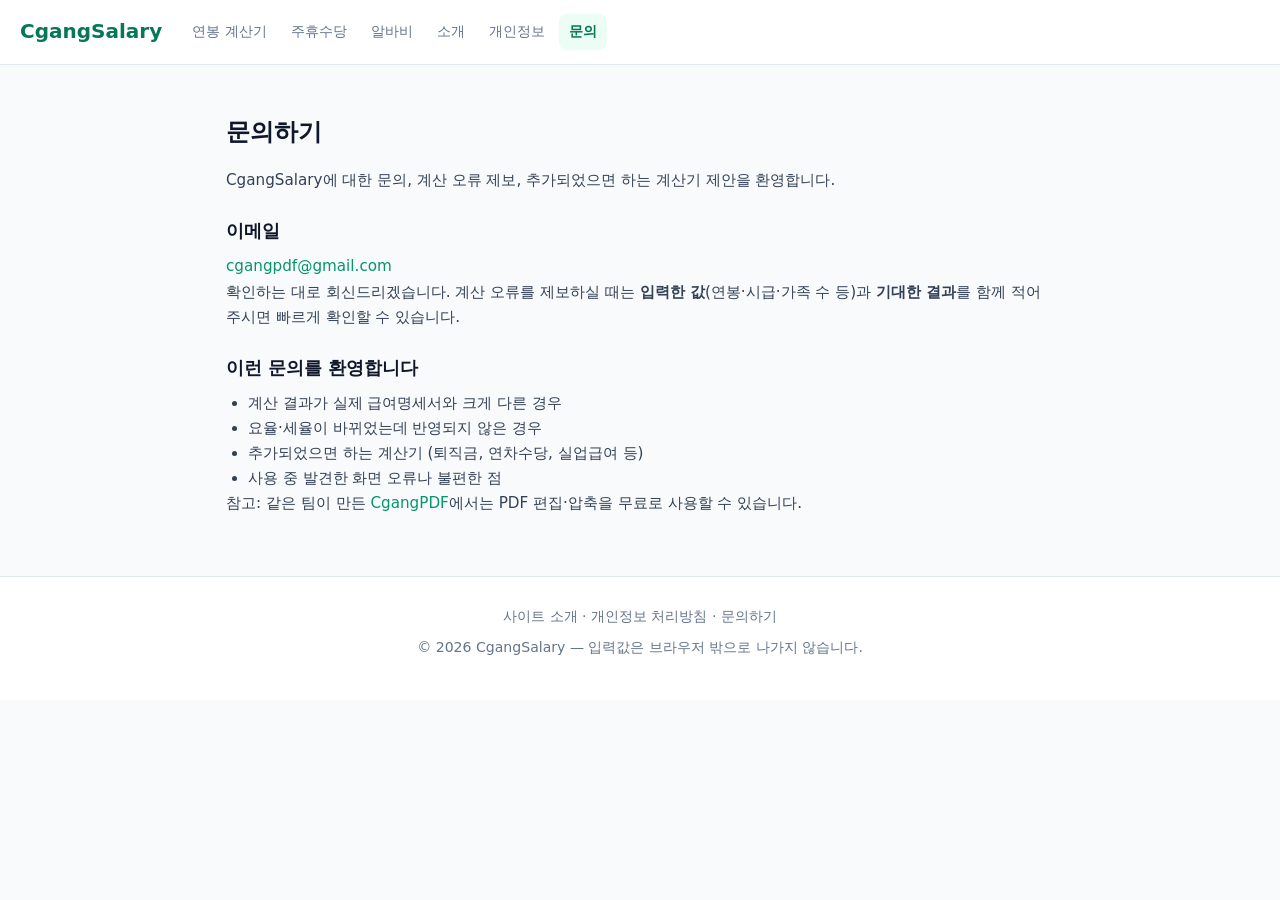
<file: contact.html>
<!doctype html>
<html lang="ko">
<head>
<meta charset="utf-8">
<meta name="viewport" content="width=device-width, initial-scale=1">
<title>문의하기 — CgangSalary</title>
<meta name="description" content="CgangSalary에 대한 문의, 오류 제보, 기능 제안을 받습니다.">
<link rel="canonical" href="https://cgangsalary.pages.dev/contact">
<meta property="og:type" content="website">
<meta property="og:title" content="문의하기 — CgangSalary">
<meta property="og:description" content="CgangSalary에 대한 문의, 오류 제보, 기능 제안을 받습니다.">
<meta property="og:url" content="https://cgangsalary.pages.dev/contact">
<meta property="og:locale" content="ko_KR">
<link rel="icon" type="image/svg+xml" href="favicon.svg">
<link rel="apple-touch-icon" href="apple-touch-icon.png">
<link rel="stylesheet" href="css/style.css">
<script async src="https://pagead2.googlesyndication.com/pagead/js/adsbygoogle.js?client=ca-pub-6670152160257884" crossorigin="anonymous"></script>
</head>
<body>

<header>
  <h1><a href="index.html" title="홈으로">CgangSalary</a></h1>
  <nav>
    <a href="index.html">연봉 계산기</a>
    <a href="juhyu.html">주휴수당</a>
    <a href="alba.html">알바비</a>
    <a href="about.html">소개</a>
    <a href="privacy.html">개인정보</a>
    <a href="contact.html" class="active">문의</a>
  </nav>
</header>

<main class="policy">
  <h2>문의하기</h2>
  <p>CgangSalary에 대한 문의, 계산 오류 제보, 추가되었으면 하는 계산기 제안을 환영합니다.</p>

  <h3>이메일</h3>
  <p><a href="mailto:cgangpdf@gmail.com">cgangpdf@gmail.com</a></p>
  <p>확인하는 대로 회신드리겠습니다. 계산 오류를 제보하실 때는 <b>입력한 값</b>(연봉·시급·가족 수 등)과 <b>기대한 결과</b>를 함께 적어주시면 빠르게 확인할 수 있습니다.</p>

  <h3>이런 문의를 환영합니다</h3>
  <ul>
    <li>계산 결과가 실제 급여명세서와 크게 다른 경우</li>
    <li>요율·세율이 바뀌었는데 반영되지 않은 경우</li>
    <li>추가되었으면 하는 계산기 (퇴직금, 연차수당, 실업급여 등)</li>
    <li>사용 중 발견한 화면 오류나 불편한 점</li>
  </ul>

  <p>참고: 같은 팀이 만든 <a href="https://cgangpdf.pages.dev/" target="_blank" rel="noopener">CgangPDF</a>에서는 PDF 편집·압축을 무료로 사용할 수 있습니다.</p>
</main>

<footer>
  <a href="about.html">사이트 소개</a> ·
  <a href="privacy.html">개인정보 처리방침</a> ·
  <a href="contact.html">문의하기</a>
  <p style="margin-top:8px">© 2026 CgangSalary — 입력값은 브라우저 밖으로 나가지 않습니다.</p>
</footer>

</body>
</html>
</file>
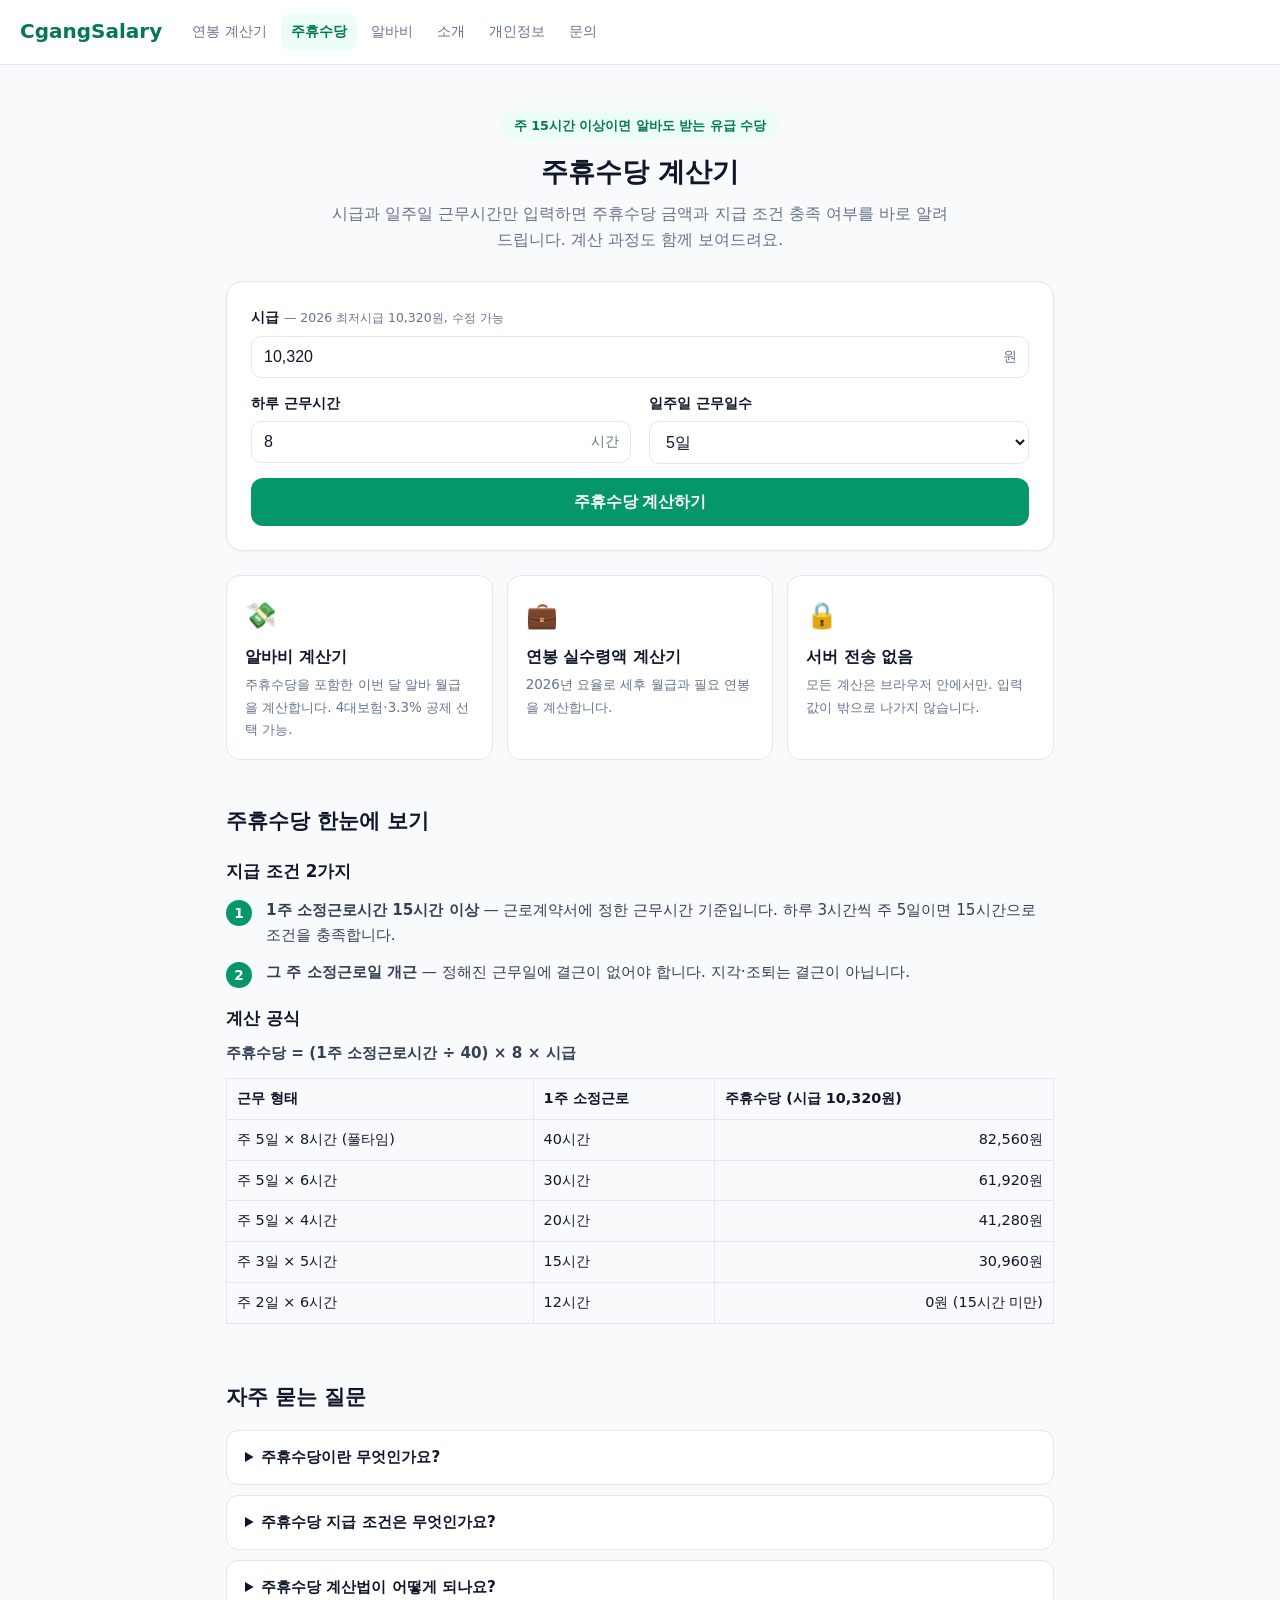
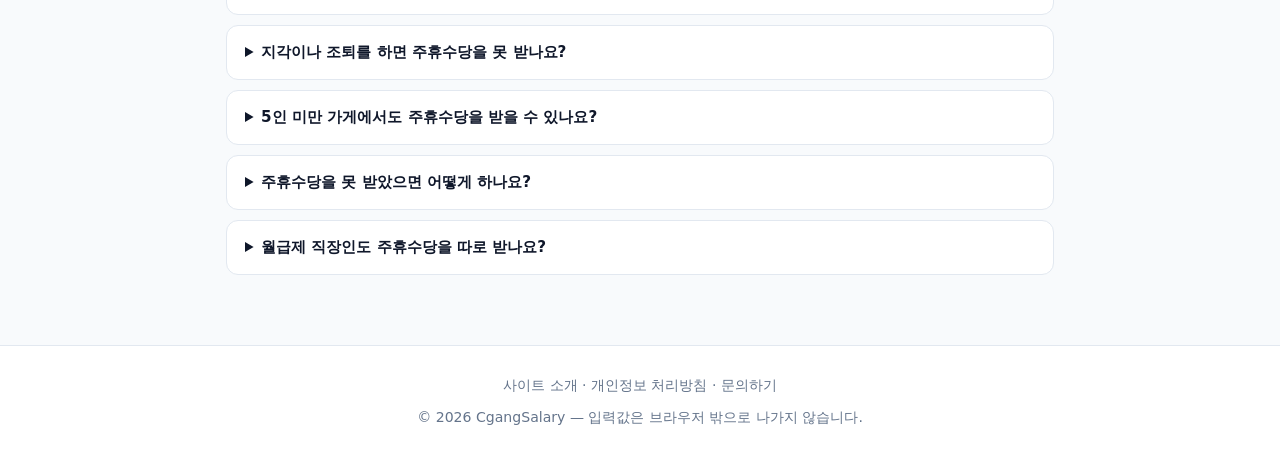
<file: juhyu.html>
<!doctype html>
<html lang="ko">
<head>
<meta charset="utf-8">
<meta name="viewport" content="width=device-width, initial-scale=1">
<title>주휴수당 계산기 — 지급 조건·계산법 (2026년 기준) | CgangSalary</title>
<meta name="description" content="주휴수당 계산기. 시급과 일주일 근무시간만 입력하면 주휴수당 금액과 지급 조건 충족 여부를 바로 확인합니다. 2026년 최저시급 10,320원 기본 적용, 주 15시간 기준 자동 판정.">
<meta name="keywords" content="주휴수당 계산기, 주휴수당 계산법, 주휴수당 조건, 주휴수당 지급기준, 알바 주휴수당, 주 15시간 주휴수당, 2026 최저시급">
<link rel="canonical" href="https://cgangsalary.pages.dev/juhyu">
<meta property="og:type" content="website">
<meta property="og:title" content="주휴수당 계산기 — 지급 조건·계산법 (2026년 기준)">
<meta property="og:description" content="시급과 근무시간만 입력하면 주휴수당 금액과 받을 수 있는 조건인지 바로 확인. 2026년 최저시급 기본 적용.">
<meta property="og:url" content="https://cgangsalary.pages.dev/juhyu">
<meta property="og:locale" content="ko_KR">
<meta property="og:image" content="https://cgangsalary.pages.dev/og-image.png">
<meta property="og:image:width" content="1200">
<meta property="og:image:height" content="630">
<meta name="twitter:card" content="summary_large_image">
<meta name="twitter:title" content="주휴수당 계산기 — 지급 조건·계산법">
<meta name="twitter:description" content="시급과 근무시간으로 주휴수당을 바로 계산하세요.">
<meta name="twitter:image" content="https://cgangsalary.pages.dev/og-image.png">
<link rel="icon" type="image/svg+xml" href="favicon.svg">
<link rel="apple-touch-icon" href="apple-touch-icon.png">
<link rel="stylesheet" href="css/style.css">
<script async src="https://pagead2.googlesyndication.com/pagead/js/adsbygoogle.js?client=ca-pub-6670152160257884" crossorigin="anonymous"></script>
<script type="application/ld+json">
{
  "@context": "https://schema.org",
  "@graph": [
    {
      "@type": "WebApplication",
      "name": "CgangSalary 주휴수당 계산기",
      "url": "https://cgangsalary.pages.dev/juhyu",
      "description": "시급과 일주일 근무시간으로 주휴수당 금액과 지급 조건 충족 여부를 확인하는 무료 계산기.",
      "keywords": "주휴수당 계산기, 주휴수당 조건, 주휴수당 계산법",
      "applicationCategory": "FinanceApplication",
      "operatingSystem": "Any",
      "browserRequirements": "Chrome, Edge, Safari, Firefox 최신 버전",
      "inLanguage": "ko",
      "isAccessibleForFree": true,
      "offers": { "@type": "Offer", "price": "0", "priceCurrency": "KRW" },
      "featureList": [
        "주 15시간 기준 지급 조건 자동 판정",
        "주휴수당 금액·주급 계산",
        "2026년 최저시급 10,320원 기본값 (직접 수정 가능)",
        "계산 과정 표시",
        "입력값이 서버로 전송되지 않는 브라우저 내 계산"
      ]
    },
    {
      "@type": "FAQPage",
      "mainEntity": [
        {
          "@type": "Question",
          "name": "주휴수당이란 무엇인가요?",
          "acceptedAnswer": { "@type": "Answer", "text": "1주 동안 정해진 근무일을 개근한 근로자에게 주는 유급 휴일 수당입니다. 근로기준법 제55조가 근거로, 일주일에 15시간 이상 일하는 모든 근로자(알바 포함)에게 적용됩니다. 하루치 임금을 일하지 않고도 받는 셈입니다." }
        },
        {
          "@type": "Question",
          "name": "주휴수당 지급 조건은 무엇인가요?",
          "acceptedAnswer": { "@type": "Answer", "text": "두 가지입니다. 첫째, 1주 소정근로시간이 15시간 이상일 것. 둘째, 그 주의 소정근로일을 개근할 것(지각·조퇴는 결근이 아님). 5인 미만 사업장에도 똑같이 적용되며, 수습·계약직·알바 모두 해당됩니다." }
        },
        {
          "@type": "Question",
          "name": "주휴수당 계산법이 어떻게 되나요?",
          "acceptedAnswer": { "@type": "Answer", "text": "(1주 소정근로시간 ÷ 40) × 8 × 시급입니다. 주 40시간 근무자는 8시간분(시급 10,320원 기준 82,560원), 주 20시간 근무자는 4시간분(41,280원)을 받습니다. 1주 소정근로시간은 최대 40시간까지만 인정됩니다." }
        },
        {
          "@type": "Question",
          "name": "지각이나 조퇴를 하면 주휴수당을 못 받나요?",
          "acceptedAnswer": { "@type": "Answer", "text": "아닙니다. 개근 조건은 '결근이 없을 것'이므로 지각·조퇴·외출이 있어도 그 날 출근했다면 개근으로 인정됩니다. 하루라도 무단결근하면 그 주의 주휴수당은 받지 못합니다." }
        },
        {
          "@type": "Question",
          "name": "5인 미만 가게에서도 주휴수당을 받을 수 있나요?",
          "acceptedAnswer": { "@type": "Answer", "text": "네. 연장·야간 가산수당은 5인 이상 사업장에만 적용되지만, 주휴수당은 사업장 규모와 관계없이 모든 사업장에 적용됩니다. 주 15시간 이상 일하는데 주휴수당을 안 주면 임금체불입니다." }
        },
        {
          "@type": "Question",
          "name": "주휴수당을 못 받았으면 어떻게 하나요?",
          "acceptedAnswer": { "@type": "Answer", "text": "먼저 사업주에게 지급을 요청하고, 거부하면 고용노동부 노동포털에서 임금체불 진정을 접수할 수 있습니다. 임금채권 소멸시효는 3년이므로 과거 3년치까지 청구할 수 있습니다. 근무 기록(출퇴근 시간, 급여 이체 내역)을 증거로 준비하세요." }
        },
        {
          "@type": "Question",
          "name": "월급제 직장인도 주휴수당을 따로 받나요?",
          "acceptedAnswer": { "@type": "Answer", "text": "월급제는 보통 주휴수당이 월급에 이미 포함되어 있습니다. 최저임금 월 환산액 2,156,880원(2026년)이 209시간 기준인 이유가 주휴시간(월 약 35시간)을 포함하기 때문입니다. 시급제·일급제 알바가 주휴수당을 따로 챙겨야 하는 경우입니다." }
        }
      ]
    }
  ]
}
</script>
</head>
<body>

<header>
  <h1><a href="index.html" title="홈으로">CgangSalary</a></h1>
  <nav>
    <a href="index.html">연봉 계산기</a>
    <a href="juhyu.html" class="active">주휴수당</a>
    <a href="alba.html">알바비</a>
    <a href="about.html">소개</a>
    <a href="privacy.html">개인정보</a>
    <a href="contact.html">문의</a>
  </nav>
</header>

<main>

<div class="hero">
  <span class="badge">주 15시간 이상이면 알바도 받는 유급 수당</span>
  <h2>주휴수당 계산기</h2>
  <p>시급과 일주일 근무시간만 입력하면 주휴수당 금액과 지급 조건 충족 여부를 바로 알려드립니다. 계산 과정도 함께 보여드려요.</p>
</div>

<div class="card">
  <form id="juhyuForm" class="grid" autocomplete="off">
    <div class="field full">
      <label for="hourly">시급 <span class="hint">— 2026 최저시급 10,320원, 수정 가능</span></label>
      <div class="unit-wrap">
        <input type="text" inputmode="numeric" id="hourly" value="10,320">
        <span class="unit">원</span>
      </div>
    </div>
    <div class="field">
      <label for="hoursPerDay">하루 근무시간</label>
      <div class="unit-wrap">
        <input type="number" id="hoursPerDay" value="8" min="0.5" max="24" step="0.5">
        <span class="unit">시간</span>
      </div>
    </div>
    <div class="field">
      <label for="daysPerWeek">일주일 근무일수</label>
      <select id="daysPerWeek">
        <option value="1">1일</option>
        <option value="2">2일</option>
        <option value="3">3일</option>
        <option value="4">4일</option>
        <option value="5" selected>5일</option>
        <option value="6">6일</option>
        <option value="7">7일</option>
      </select>
    </div>
    <div class="field full">
      <button type="submit" class="btn primary">주휴수당 계산하기</button>
    </div>
  </form>

  <div class="warn-msg" id="minWageWarn">⚠️ 입력한 시급이 2026년 최저시급(10,320원)보다 낮습니다. 최저임금법 위반일 수 있으니 확인해 보세요.</div>

  <div class="result" id="result">
    <div class="big">
      <div class="label">일주일 주휴수당</div>
      <div class="value" id="resultValue">0원</div>
      <div class="sub" id="resultSub"></div>
    </div>
    <table class="breakdown">
      <tbody>
        <tr><td>1주 소정근로시간 <span class="rate">(1일 최대 8시간, 주 최대 40시간)</span></td><td id="dWeeklyHours">0시간</td></tr>
        <tr><td>주휴시간 <span class="rate">(소정근로 ÷ 40 × 8)</span></td><td id="dJuhyuHours">0시간</td></tr>
        <tr><td>주휴수당 <span class="rate">(주휴시간 × 시급)</span></td><td id="dJuhyu">0원</td></tr>
        <tr class="net"><td>주급 합계 (기본급 + 주휴수당)</td><td id="dWeekly">0원</td></tr>
      </tbody>
    </table>
    <p class="note" id="calcNote"></p>
    <p class="note">※ 주휴수당은 그 주의 소정근로일을 개근했을 때 지급됩니다. 지각·조퇴는 결근이 아니므로 개근으로 인정됩니다.</p>
  </div>
</div>

<div class="tools">
  <a class="tool-card" href="alba.html">
    <span class="emoji">💸</span>
    <h4>알바비 계산기</h4>
    <p>주휴수당을 포함한 이번 달 알바 월급을 계산합니다. 4대보험·3.3% 공제 선택 가능.</p>
  </a>
  <a class="tool-card" href="index.html">
    <span class="emoji">💼</span>
    <h4>연봉 실수령액 계산기</h4>
    <p>2026년 요율로 세후 월급과 필요 연봉을 계산합니다.</p>
  </a>
  <a class="tool-card" href="about.html">
    <span class="emoji">🔒</span>
    <h4>서버 전송 없음</h4>
    <p>모든 계산은 브라우저 안에서만. 입력값이 밖으로 나가지 않습니다.</p>
  </a>
</div>

<section class="content" id="guide">
  <h3>주휴수당 한눈에 보기</h3>
  <h4>지급 조건 2가지</h4>
  <ol class="steps">
    <li><b>1주 소정근로시간 15시간 이상</b> — 근로계약서에 정한 근무시간 기준입니다. 하루 3시간씩 주 5일이면 15시간으로 조건을 충족합니다.</li>
    <li><b>그 주 소정근로일 개근</b> — 정해진 근무일에 결근이 없어야 합니다. 지각·조퇴는 결근이 아닙니다.</li>
  </ol>

  <h4>계산 공식</h4>
  <p><b>주휴수당 = (1주 소정근로시간 ÷ 40) × 8 × 시급</b></p>
  <div class="table-scroll">
    <table class="ref">
      <thead><tr><th>근무 형태</th><th>1주 소정근로</th><th>주휴수당 (시급 10,320원)</th></tr></thead>
      <tbody>
        <tr><td>주 5일 × 8시간 (풀타임)</td><td>40시간</td><td>82,560원</td></tr>
        <tr><td>주 5일 × 6시간</td><td>30시간</td><td>61,920원</td></tr>
        <tr><td>주 5일 × 4시간</td><td>20시간</td><td>41,280원</td></tr>
        <tr><td>주 3일 × 5시간</td><td>15시간</td><td>30,960원</td></tr>
        <tr><td>주 2일 × 6시간</td><td>12시간</td><td>0원 (15시간 미만)</td></tr>
      </tbody>
    </table>
  </div>
</section>

<section class="content" id="faq">
  <h3>자주 묻는 질문</h3>
  <details>
    <summary>주휴수당이란 무엇인가요?</summary>
    <p>1주 동안 정해진 근무일을 개근한 근로자에게 주는 유급 휴일 수당입니다. 근로기준법 제55조가 근거로, 일주일에 15시간 이상 일하는 모든 근로자(알바 포함)에게 적용됩니다. 하루치 임금을 일하지 않고도 받는 셈입니다.</p>
  </details>
  <details>
    <summary>주휴수당 지급 조건은 무엇인가요?</summary>
    <p>두 가지입니다. 첫째, 1주 소정근로시간이 15시간 이상일 것. 둘째, 그 주의 소정근로일을 개근할 것(지각·조퇴는 결근이 아님). 5인 미만 사업장에도 똑같이 적용되며, 수습·계약직·알바 모두 해당됩니다.</p>
  </details>
  <details>
    <summary>주휴수당 계산법이 어떻게 되나요?</summary>
    <p>(1주 소정근로시간 ÷ 40) × 8 × 시급입니다. 주 40시간 근무자는 8시간분(시급 10,320원 기준 82,560원), 주 20시간 근무자는 4시간분(41,280원)을 받습니다. 1주 소정근로시간은 최대 40시간까지만 인정됩니다.</p>
  </details>
  <details>
    <summary>지각이나 조퇴를 하면 주휴수당을 못 받나요?</summary>
    <p>아닙니다. 개근 조건은 '결근이 없을 것'이므로 지각·조퇴·외출이 있어도 그 날 출근했다면 개근으로 인정됩니다. 하루라도 무단결근하면 그 주의 주휴수당은 받지 못합니다.</p>
  </details>
  <details>
    <summary>5인 미만 가게에서도 주휴수당을 받을 수 있나요?</summary>
    <p>네. 연장·야간 가산수당은 5인 이상 사업장에만 적용되지만, 주휴수당은 사업장 규모와 관계없이 모든 사업장에 적용됩니다. 주 15시간 이상 일하는데 주휴수당을 안 주면 임금체불입니다.</p>
  </details>
  <details>
    <summary>주휴수당을 못 받았으면 어떻게 하나요?</summary>
    <p>먼저 사업주에게 지급을 요청하고, 거부하면 고용노동부 노동포털에서 임금체불 진정을 접수할 수 있습니다. 임금채권 소멸시효는 3년이므로 과거 3년치까지 청구할 수 있습니다. 근무 기록(출퇴근 시간, 급여 이체 내역)을 증거로 준비하세요.</p>
  </details>
  <details>
    <summary>월급제 직장인도 주휴수당을 따로 받나요?</summary>
    <p>월급제는 보통 주휴수당이 월급에 이미 포함되어 있습니다. 최저임금 월 환산액 2,156,880원(2026년)이 209시간 기준인 이유가 주휴시간(월 약 35시간)을 포함하기 때문입니다. 시급제·일급제 알바가 주휴수당을 따로 챙겨야 하는 경우입니다.</p>
  </details>
</section>

</main>

<footer>
  <a href="about.html">사이트 소개</a> ·
  <a href="privacy.html">개인정보 처리방침</a> ·
  <a href="contact.html">문의하기</a>
  <p style="margin-top:8px">© 2026 CgangSalary — 입력값은 브라우저 밖으로 나가지 않습니다.</p>
</footer>

<script src="js/calc.js"></script>
<script src="js/juhyu-page.js"></script>
</body>
</html>
</file>
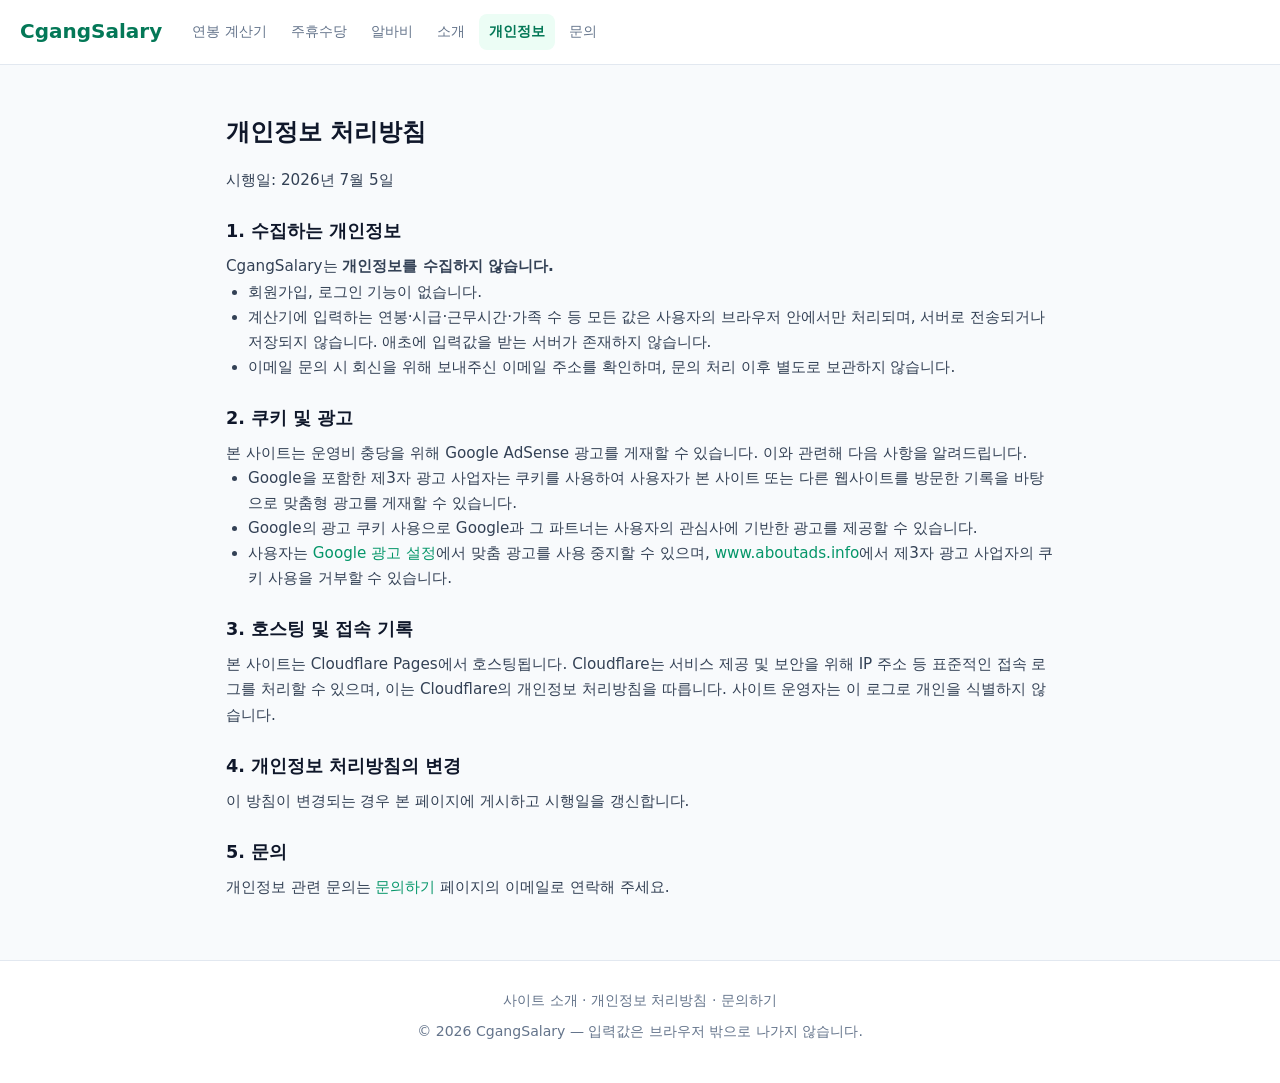
<file: privacy.html>
<!doctype html>
<html lang="ko">
<head>
<meta charset="utf-8">
<meta name="viewport" content="width=device-width, initial-scale=1">
<title>개인정보 처리방침 — CgangSalary</title>
<meta name="description" content="CgangSalary 개인정보 처리방침. 입력값은 서버로 전송·저장되지 않으며, 광고 게재를 위한 쿠키 사용 내역을 안내합니다.">
<link rel="canonical" href="https://cgangsalary.pages.dev/privacy">
<meta property="og:type" content="website">
<meta property="og:title" content="개인정보 처리방침 — CgangSalary">
<meta property="og:description" content="CgangSalary의 개인정보 처리방침입니다.">
<meta property="og:url" content="https://cgangsalary.pages.dev/privacy">
<meta property="og:locale" content="ko_KR">
<link rel="icon" type="image/svg+xml" href="favicon.svg">
<link rel="apple-touch-icon" href="apple-touch-icon.png">
<link rel="stylesheet" href="css/style.css">
<script async src="https://pagead2.googlesyndication.com/pagead/js/adsbygoogle.js?client=ca-pub-6670152160257884" crossorigin="anonymous"></script>
</head>
<body>

<header>
  <h1><a href="index.html" title="홈으로">CgangSalary</a></h1>
  <nav>
    <a href="index.html">연봉 계산기</a>
    <a href="juhyu.html">주휴수당</a>
    <a href="alba.html">알바비</a>
    <a href="about.html">소개</a>
    <a href="privacy.html" class="active">개인정보</a>
    <a href="contact.html">문의</a>
  </nav>
</header>

<main class="policy">
  <h2>개인정보 처리방침</h2>
  <p>시행일: 2026년 7월 5일</p>

  <h3>1. 수집하는 개인정보</h3>
  <p>CgangSalary는 <b>개인정보를 수집하지 않습니다.</b></p>
  <ul>
    <li>회원가입, 로그인 기능이 없습니다.</li>
    <li>계산기에 입력하는 연봉·시급·근무시간·가족 수 등 모든 값은 사용자의 브라우저 안에서만 처리되며, 서버로 전송되거나 저장되지 않습니다. 애초에 입력값을 받는 서버가 존재하지 않습니다.</li>
    <li>이메일 문의 시 회신을 위해 보내주신 이메일 주소를 확인하며, 문의 처리 이후 별도로 보관하지 않습니다.</li>
  </ul>

  <h3>2. 쿠키 및 광고</h3>
  <p>본 사이트는 운영비 충당을 위해 Google AdSense 광고를 게재할 수 있습니다. 이와 관련해 다음 사항을 알려드립니다.</p>
  <ul>
    <li>Google을 포함한 제3자 광고 사업자는 쿠키를 사용하여 사용자가 본 사이트 또는 다른 웹사이트를 방문한 기록을 바탕으로 맞춤형 광고를 게재할 수 있습니다.</li>
    <li>Google의 광고 쿠키 사용으로 Google과 그 파트너는 사용자의 관심사에 기반한 광고를 제공할 수 있습니다.</li>
    <li>사용자는 <a href="https://adssettings.google.com/" target="_blank" rel="noopener">Google 광고 설정</a>에서 맞춤 광고를 사용 중지할 수 있으며, <a href="https://www.aboutads.info/" target="_blank" rel="noopener">www.aboutads.info</a>에서 제3자 광고 사업자의 쿠키 사용을 거부할 수 있습니다.</li>
  </ul>

  <h3>3. 호스팅 및 접속 기록</h3>
  <p>본 사이트는 Cloudflare Pages에서 호스팅됩니다. Cloudflare는 서비스 제공 및 보안을 위해 IP 주소 등 표준적인 접속 로그를 처리할 수 있으며, 이는 Cloudflare의 개인정보 처리방침을 따릅니다. 사이트 운영자는 이 로그로 개인을 식별하지 않습니다.</p>

  <h3>4. 개인정보 처리방침의 변경</h3>
  <p>이 방침이 변경되는 경우 본 페이지에 게시하고 시행일을 갱신합니다.</p>

  <h3>5. 문의</h3>
  <p>개인정보 관련 문의는 <a href="contact.html">문의하기</a> 페이지의 이메일로 연락해 주세요.</p>
</main>

<footer>
  <a href="about.html">사이트 소개</a> ·
  <a href="privacy.html">개인정보 처리방침</a> ·
  <a href="contact.html">문의하기</a>
  <p style="margin-top:8px">© 2026 CgangSalary — 입력값은 브라우저 밖으로 나가지 않습니다.</p>
</footer>

</body>
</html>
</file>
<file: css/style.css>
:root{
  --accent:#059669;
  --accent-dark:#047857;
  --bg:#f8fafc;
  --card:#ffffff;
  --text:#0f172a;
  --muted:#64748b;
  --border:#e2e8f0;
  --warn:#dc2626;
}
*{box-sizing:border-box;margin:0;padding:0}
html{font-size:16px}
body{
  font-family:"Apple SD Gothic Neo","Malgun Gothic","Noto Sans KR",system-ui,sans-serif;
  background:var(--bg);color:var(--text);line-height:1.65;
  -webkit-font-smoothing:antialiased;
}
a{color:var(--accent);text-decoration:none}
a:hover{text-decoration:underline}

header{
  background:var(--card);border-bottom:1px solid var(--border);
  display:flex;align-items:center;gap:20px;flex-wrap:wrap;
  padding:14px 20px;position:sticky;top:0;z-index:10;
}
header h1{font-size:1.25rem}
header h1 a{color:var(--accent-dark);text-decoration:none;font-weight:800}
header nav{display:flex;gap:4px;flex-wrap:wrap}
header nav a{
  color:var(--muted);font-size:.9rem;padding:6px 10px;border-radius:8px;text-decoration:none
}
header nav a:hover{background:var(--bg);color:var(--text)}
header nav a.active{background:#ecfdf5;color:var(--accent-dark);font-weight:700}

main{max-width:860px;margin:0 auto;padding:28px 16px 60px}
.hero{text-align:center;margin:18px 0 28px}
.hero h2{font-size:1.7rem;line-height:1.35;margin-bottom:10px}
.hero p{color:var(--muted);max-width:620px;margin:0 auto}
.badge{
  display:inline-block;background:#ecfdf5;color:var(--accent-dark);
  font-size:.8rem;font-weight:700;padding:4px 12px;border-radius:99px;margin-bottom:14px
}

.card{
  background:var(--card);border:1px solid var(--border);border-radius:16px;
  padding:24px;margin-bottom:24px;box-shadow:0 1px 3px rgba(15,23,42,.04)
}
.card h3{font-size:1.15rem;margin-bottom:16px}

.grid{display:grid;grid-template-columns:1fr 1fr;gap:14px 18px}
@media(max-width:560px){.grid{grid-template-columns:1fr}}
.field{display:flex;flex-direction:column;gap:6px}
.field.full{grid-column:1/-1}
.field label{font-size:.88rem;font-weight:700}
.field .hint{font-size:.78rem;color:var(--muted);font-weight:400}
.field input[type=number],.field input[type=text],.field select{
  border:1px solid var(--border);border-radius:10px;padding:11px 12px;
  font-size:1rem;width:100%;background:#fff;color:var(--text)
}
.field input:focus,.field select:focus{outline:2px solid var(--accent);border-color:var(--accent)}
.unit-wrap{position:relative}
.unit-wrap .unit{position:absolute;right:12px;top:50%;transform:translateY(-50%);color:var(--muted);font-size:.88rem;pointer-events:none}
.unit-wrap input{padding-right:44px}

.seg{display:inline-flex;border:1px solid var(--border);border-radius:10px;overflow:hidden}
.seg button{
  border:0;background:#fff;padding:9px 18px;font-size:.92rem;cursor:pointer;color:var(--muted)
}
.seg button.on{background:var(--accent);color:#fff;font-weight:700}

.radio-row{display:flex;flex-direction:column;gap:8px}
.radio-row label{display:flex;align-items:flex-start;gap:8px;font-size:.92rem;font-weight:400;cursor:pointer}
.radio-row input{margin-top:4px;accent-color:var(--accent)}
.radio-row b{font-weight:700}
.check{display:flex;align-items:center;gap:8px;font-size:.92rem;cursor:pointer}
.check input{accent-color:var(--accent);width:16px;height:16px}

.btn{
  display:inline-block;border:0;border-radius:12px;padding:13px 24px;
  font-size:1.02rem;font-weight:700;cursor:pointer
}
.btn.primary{background:var(--accent);color:#fff;width:100%}
.btn.primary:hover{background:var(--accent-dark)}
.btn.ghost{background:#fff;border:1px solid var(--border);color:var(--muted);padding:9px 16px;font-size:.88rem}
.btn-row{display:flex;gap:10px;margin-top:18px;align-items:center}

.result{display:none}
.result.show{display:block}
.result .big{
  text-align:center;padding:18px 0 6px
}
.result .big .label{font-size:.9rem;color:var(--muted)}
.result .big .value{font-size:2.2rem;font-weight:800;color:var(--accent-dark)}
.result .big .sub{font-size:.88rem;color:var(--muted);margin-top:2px}
table.breakdown{width:100%;border-collapse:collapse;margin-top:14px;font-size:.94rem}
table.breakdown th,table.breakdown td{
  padding:9px 8px;border-bottom:1px solid var(--border);text-align:left
}
table.breakdown td:last-child,table.breakdown th:last-child{text-align:right;font-variant-numeric:tabular-nums}
table.breakdown .rate{color:var(--muted);font-size:.82rem}
table.breakdown tr.total td{font-weight:800;border-bottom:0}
table.breakdown tr.net td{font-weight:800;color:var(--accent-dark);border-bottom:0;font-size:1.05rem}
.warn-msg{color:var(--warn);font-size:.88rem;font-weight:700;margin-top:10px;display:none}
.warn-msg.show{display:block}
.note{font-size:.82rem;color:var(--muted);margin-top:14px}

.tools{display:grid;grid-template-columns:repeat(3,1fr);gap:14px;margin-bottom:24px}
@media(max-width:640px){.tools{grid-template-columns:1fr}}
.tool-card{
  background:var(--card);border:1px solid var(--border);border-radius:14px;
  padding:18px;text-decoration:none;color:var(--text);display:block
}
.tool-card:hover{border-color:var(--accent);text-decoration:none}
.tool-card .emoji{font-size:1.6rem}
.tool-card h4{margin:8px 0 4px;font-size:1rem}
.tool-card p{font-size:.84rem;color:var(--muted)}

section.content{margin-top:44px}
section.content h3{font-size:1.3rem;margin-bottom:16px}
section.content h4{font-size:1.05rem;margin:20px 0 8px}
section.content p,section.content li{color:#334155;font-size:.95rem}
section.content ul,section.content ol{padding-left:22px;margin:8px 0}
section.content li{margin:4px 0}
.steps{counter-reset:step;list-style:none;padding-left:0!important}
.steps li{
  counter-increment:step;position:relative;padding-left:40px;margin:12px 0!important
}
.steps li::before{
  content:counter(step);position:absolute;left:0;top:2px;
  width:26px;height:26px;border-radius:50%;background:var(--accent);color:#fff;
  font-weight:700;font-size:.85rem;display:flex;align-items:center;justify-content:center
}
details{
  background:var(--card);border:1px solid var(--border);border-radius:12px;
  padding:14px 18px;margin:10px 0
}
details summary{font-weight:700;cursor:pointer;font-size:.95rem}
details p{margin-top:10px}
table.ref{width:100%;border-collapse:collapse;font-size:.9rem;margin:12px 0}
table.ref th,table.ref td{border:1px solid var(--border);padding:8px 10px;text-align:left}
table.ref th{background:var(--bg)}
table.ref td:last-child{text-align:right;font-variant-numeric:tabular-nums}
.table-scroll{overflow-x:auto}

footer{
  border-top:1px solid var(--border);text-align:center;color:var(--muted);
  font-size:.88rem;padding:28px 16px 40px;background:var(--card)
}
footer a{color:var(--muted)}

.policy h2{font-size:1.5rem;margin:20px 0 16px}
.policy h3{font-size:1.1rem;margin:24px 0 8px}
.policy p,.policy li{color:#334155;font-size:.95rem}
.policy ul{padding-left:22px}
</file>
